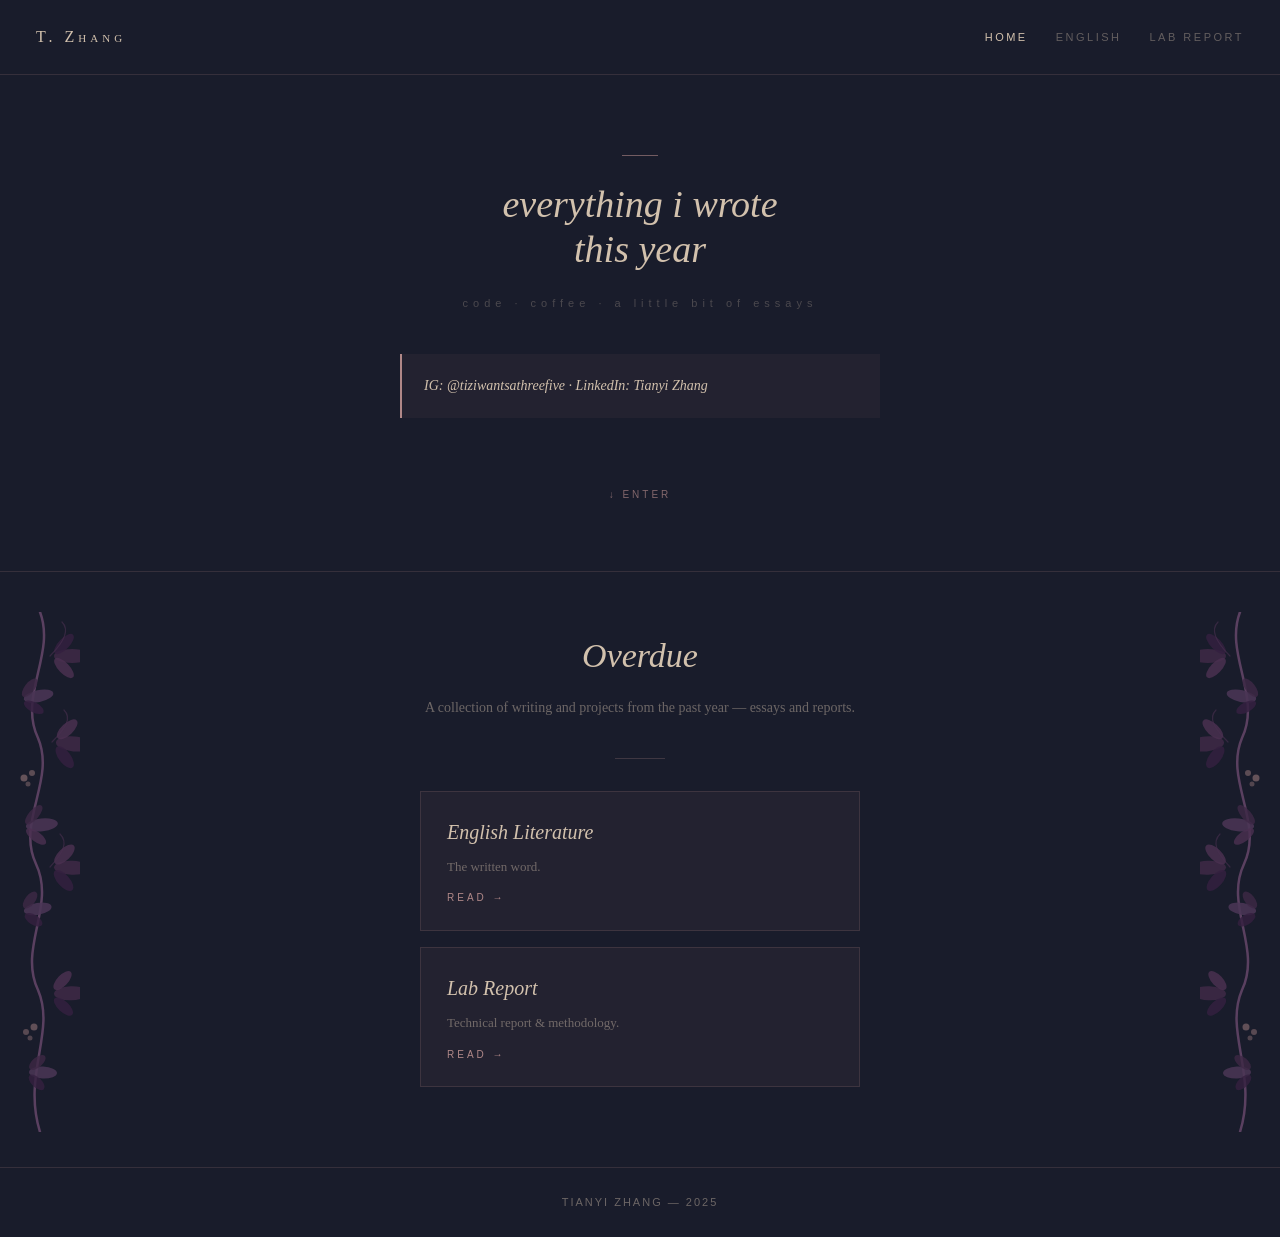
<file: index.html>
<!DOCTYPE html>
<html lang="en">
<head>
  <meta charset="UTF-8">
  <meta name="viewport" content="width=device-width, initial-scale=1.0">
  <link rel="icon" href="download.jpeg" type="image/x-icon">
  <title>Overgrown — T. Zhang</title>
  <link rel="stylesheet" href="style.css">
</head>
<body class="theme-blue">

  <nav>
    <a href="index.html" class="site-name">T. Zhang</a>
    <div class="nav-links">
      <a href="index.html" class="active">Home</a>
      <a href="english.html">English</a>
      <a href="labreport.html">Lab Report</a>
    </div>
  </nav>

<!-- ====== ARTISTIC HERO ====== -->
  <div class="hero">
    <div class="hero-thin-line"></div>
    <h1>everything i wrote<br>this year</h1>
    <p class="hero-tags">code &middot; coffee &middot; a little bit of essays</p>
 
    <div class="hero-quote">
      IG: @tiziwantsathreefive &middot;
      LinkedIn: Tianyi Zhang 
    </div>
 
    <a href="#pieces" class="hero-scroll">&darr; Enter</a>
  </div>

  <div class="vine-layout">

    <!-- Left vine -->
    <div class="vine-column">
      <svg viewBox="0 0 80 520" aria-hidden="true">
        <path d="M40,0 C56,42 18,84 38,126 C56,168 16,210 36,252 C56,294 18,336 38,378 C56,420 22,462 40,520" fill="none" stroke="#5a4060" stroke-width="2.5" stroke-linecap="round"/>
        <g transform="translate(50,44) rotate(90)">
          <ellipse cx="0" cy="-22" rx="7" ry="18" fill="#3d2845" opacity="0.9"/>
          <ellipse cx="-12" cy="-14" rx="5.5" ry="13" fill="#342040" transform="rotate(-46 -12 -14)" opacity="0.85"/>
          <ellipse cx="12" cy="-14" rx="5.5" ry="13" fill="#4a3050" transform="rotate(46 12 -14)" opacity="0.85"/>
        </g>
        <path d="M50,44 C64,30 70,18 62,10" fill="none" stroke="#4a3050" stroke-width="1.2" stroke-linecap="round" opacity="0.6"/>
        <g transform="translate(20,88) rotate(78)">
          <ellipse cx="0" cy="-19" rx="6" ry="15" fill="#4a3555" opacity="0.9"/>
          <ellipse cx="-10" cy="-12" rx="5" ry="11" fill="#3d2845" transform="rotate(-40 -10 -12)" opacity="0.84"/>
          <ellipse cx="10" cy="-12" rx="5" ry="11" fill="#352040" transform="rotate(40 10 -12)" opacity="0.84"/>
        </g>
        <g transform="translate(52,130) rotate(95)">
          <ellipse cx="0" cy="-22" rx="7.5" ry="18" fill="#3d2845" opacity="0.9"/>
          <ellipse cx="-14" cy="-14" rx="6" ry="13" fill="#4a3050" transform="rotate(-48 -14 -14)" opacity="0.85"/>
          <ellipse cx="14" cy="-14" rx="6" ry="13" fill="#342040" transform="rotate(48 14 -14)" opacity="0.85"/>
        </g>
        <path d="M52,130 C66,116 72,106 64,98" fill="none" stroke="#4a3050" stroke-width="1.2" stroke-linecap="round" opacity="0.6"/>
        <circle cx="24" cy="166" r="3.5" fill="rgba(176,136,136,0.5)"/>
        <circle cx="32" cy="161" r="3" fill="rgba(176,136,136,0.45)"/>
        <circle cx="28" cy="172" r="2.5" fill="rgba(176,136,136,0.38)"/>
        <g transform="translate(22,215) rotate(84)">
          <ellipse cx="0" cy="-20" rx="6.5" ry="16" fill="#4a3555" opacity="0.88"/>
          <ellipse cx="-11" cy="-13" rx="5" ry="12" fill="#3d2845" transform="rotate(-43 -11 -13)" opacity="0.82"/>
          <ellipse cx="11" cy="-13" rx="5" ry="12" fill="#4a3050" transform="rotate(43 11 -13)" opacity="0.82"/>
        </g>
        <g transform="translate(50,255) rotate(92)">
          <ellipse cx="0" cy="-22" rx="7" ry="18" fill="#3d2845" opacity="0.9"/>
          <ellipse cx="-13" cy="-14" rx="6" ry="13" fill="#4a3050" transform="rotate(-46 -13 -14)" opacity="0.85"/>
          <ellipse cx="13" cy="-14" rx="6" ry="13" fill="#342040" transform="rotate(46 13 -14)" opacity="0.85"/>
        </g>
        <path d="M50,255 C64,240 68,230 60,222" fill="none" stroke="#4a3050" stroke-width="1.2" stroke-linecap="round" opacity="0.6"/>
        <g transform="translate(20,300) rotate(80)">
          <ellipse cx="0" cy="-18" rx="6" ry="14" fill="#4a3555" opacity="0.88"/>
          <ellipse cx="-10" cy="-12" rx="5" ry="10" fill="#3d2845" transform="rotate(-42 -10 -12)" opacity="0.82"/>
          <ellipse cx="10" cy="-12" rx="5" ry="10" fill="#352040" transform="rotate(42 10 -12)" opacity="0.82"/>
        </g>
        <g transform="translate(50,382) rotate(88)">
          <ellipse cx="0" cy="-21" rx="7" ry="17" fill="#3d2845" opacity="0.9"/>
          <ellipse cx="-13" cy="-13" rx="5.5" ry="12" fill="#4a3050" transform="rotate(-45 -13 -13)" opacity="0.85"/>
          <ellipse cx="13" cy="-13" rx="5.5" ry="12" fill="#342040" transform="rotate(45 13 -13)" opacity="0.85"/>
        </g>
        <circle cx="26" cy="420" r="3" fill="rgba(176,136,136,0.42)"/>
        <circle cx="34" cy="415" r="3.5" fill="rgba(176,136,136,0.48)"/>
        <circle cx="30" cy="426" r="2.5" fill="rgba(176,136,136,0.36)"/>
        <g transform="translate(26,460) rotate(92)">
          <ellipse cx="0" cy="-17" rx="6" ry="14" fill="#4a3555" opacity="0.86"/>
          <ellipse cx="-10" cy="-11" rx="5" ry="10" fill="#3d2845" transform="rotate(-42 -10 -11)" opacity="0.8"/>
          <ellipse cx="10" cy="-11" rx="5" ry="10" fill="#352040" transform="rotate(42 10 -11)" opacity="0.8"/>
        </g>
      </svg>
    </div>


    <!-- Center content -->
    <div class="vine-content">
      <h1>Overdue</h1>
      <p class="subtitle" style="text-align:center;">
        A collection of writing and projects from the past year &mdash;
        essays and reports.
      </p>

      <div class="divider-center"></div>

      

      <div class="pieces" style="max-width:440px; margin:0 auto;">
        <a href="english.html" class="piece-card" style="text-align:left;">
          <span class="card-title">English Literature</span>
          <span class="card-desc">The written word.</span>
          <span class="card-arrow">Read &rarr;</span>
        </a>
        <a href="labreport.html" class="piece-card" style="text-align:left;">
          <span class="card-title">Lab Report</span>
          <span class="card-desc">Technical report & methodology.</span>
          <span class="card-arrow">Read &rarr;</span>
        </a>
      </div>
    </div>

    <!-- Right vine (mirrored) -->
    <div class="vine-column vine-column-right">
      <svg viewBox="0 0 80 520" aria-hidden="true">
        <path d="M40,0 C56,42 18,84 38,126 C56,168 16,210 36,252 C56,294 18,336 38,378 C56,420 22,462 40,520" fill="none" stroke="#5a4060" stroke-width="2.5" stroke-linecap="round"/>
        <g transform="translate(50,44) rotate(90)">
          <ellipse cx="0" cy="-22" rx="7" ry="18" fill="#3d2845" opacity="0.9"/>
          <ellipse cx="-12" cy="-14" rx="5.5" ry="13" fill="#342040" transform="rotate(-46 -12 -14)" opacity="0.85"/>
          <ellipse cx="12" cy="-14" rx="5.5" ry="13" fill="#4a3050" transform="rotate(46 12 -14)" opacity="0.85"/>
        </g>
        <path d="M50,44 C64,30 70,18 62,10" fill="none" stroke="#4a3050" stroke-width="1.2" stroke-linecap="round" opacity="0.6"/>
        <g transform="translate(20,88) rotate(78)">
          <ellipse cx="0" cy="-19" rx="6" ry="15" fill="#4a3555" opacity="0.9"/>
          <ellipse cx="-10" cy="-12" rx="5" ry="11" fill="#3d2845" transform="rotate(-40 -10 -12)" opacity="0.84"/>
          <ellipse cx="10" cy="-12" rx="5" ry="11" fill="#352040" transform="rotate(40 10 -12)" opacity="0.84"/>
        </g>
        <g transform="translate(52,130) rotate(95)">
          <ellipse cx="0" cy="-22" rx="7.5" ry="18" fill="#3d2845" opacity="0.9"/>
          <ellipse cx="-14" cy="-14" rx="6" ry="13" fill="#4a3050" transform="rotate(-48 -14 -14)" opacity="0.85"/>
          <ellipse cx="14" cy="-14" rx="6" ry="13" fill="#342040" transform="rotate(48 14 -14)" opacity="0.85"/>
        </g>
        <path d="M52,130 C66,116 72,106 64,98" fill="none" stroke="#4a3050" stroke-width="1.2" stroke-linecap="round" opacity="0.6"/>
        <circle cx="24" cy="166" r="3.5" fill="rgba(176,136,136,0.5)"/>
        <circle cx="32" cy="161" r="3" fill="rgba(176,136,136,0.45)"/>
        <circle cx="28" cy="172" r="2.5" fill="rgba(176,136,136,0.38)"/>
        <g transform="translate(22,215) rotate(84)">
          <ellipse cx="0" cy="-20" rx="6.5" ry="16" fill="#4a3555" opacity="0.88"/>
          <ellipse cx="-11" cy="-13" rx="5" ry="12" fill="#3d2845" transform="rotate(-43 -11 -13)" opacity="0.82"/>
          <ellipse cx="11" cy="-13" rx="5" ry="12" fill="#4a3050" transform="rotate(43 11 -13)" opacity="0.82"/>
        </g>
        <g transform="translate(50,255) rotate(92)">
          <ellipse cx="0" cy="-22" rx="7" ry="18" fill="#3d2845" opacity="0.9"/>
          <ellipse cx="-13" cy="-14" rx="6" ry="13" fill="#4a3050" transform="rotate(-46 -13 -14)" opacity="0.85"/>
          <ellipse cx="13" cy="-14" rx="6" ry="13" fill="#342040" transform="rotate(46 13 -14)" opacity="0.85"/>
        </g>
        <path d="M50,255 C64,240 68,230 60,222" fill="none" stroke="#4a3050" stroke-width="1.2" stroke-linecap="round" opacity="0.6"/>
        <g transform="translate(20,300) rotate(80)">
          <ellipse cx="0" cy="-18" rx="6" ry="14" fill="#4a3555" opacity="0.88"/>
          <ellipse cx="-10" cy="-12" rx="5" ry="10" fill="#3d2845" transform="rotate(-42 -10 -12)" opacity="0.82"/>
          <ellipse cx="10" cy="-12" rx="5" ry="10" fill="#352040" transform="rotate(42 10 -12)" opacity="0.82"/>
        </g>
        <g transform="translate(50,382) rotate(88)">
          <ellipse cx="0" cy="-21" rx="7" ry="17" fill="#3d2845" opacity="0.9"/>
          <ellipse cx="-13" cy="-13" rx="5.5" ry="12" fill="#4a3050" transform="rotate(-45 -13 -13)" opacity="0.85"/>
          <ellipse cx="13" cy="-13" rx="5.5" ry="12" fill="#342040" transform="rotate(45 13 -13)" opacity="0.85"/>
        </g>
        <circle cx="26" cy="420" r="3" fill="rgba(176,136,136,0.42)"/>
        <circle cx="34" cy="415" r="3.5" fill="rgba(176,136,136,0.48)"/>
        <circle cx="30" cy="426" r="2.5" fill="rgba(176,136,136,0.36)"/>
        <g transform="translate(26,460) rotate(92)">
          <ellipse cx="0" cy="-17" rx="6" ry="14" fill="#4a3555" opacity="0.86"/>
          <ellipse cx="-10" cy="-11" rx="5" ry="10" fill="#3d2845" transform="rotate(-42 -10 -11)" opacity="0.8"/>
          <ellipse cx="10" cy="-11" rx="5" ry="10" fill="#352040" transform="rotate(42 10 -11)" opacity="0.8"/>
        </g>
      </svg>
    </div>

  </div>

  <footer>
    Tianyi Zhang &mdash; 2025
  </footer>

</body>
</html>
</file>
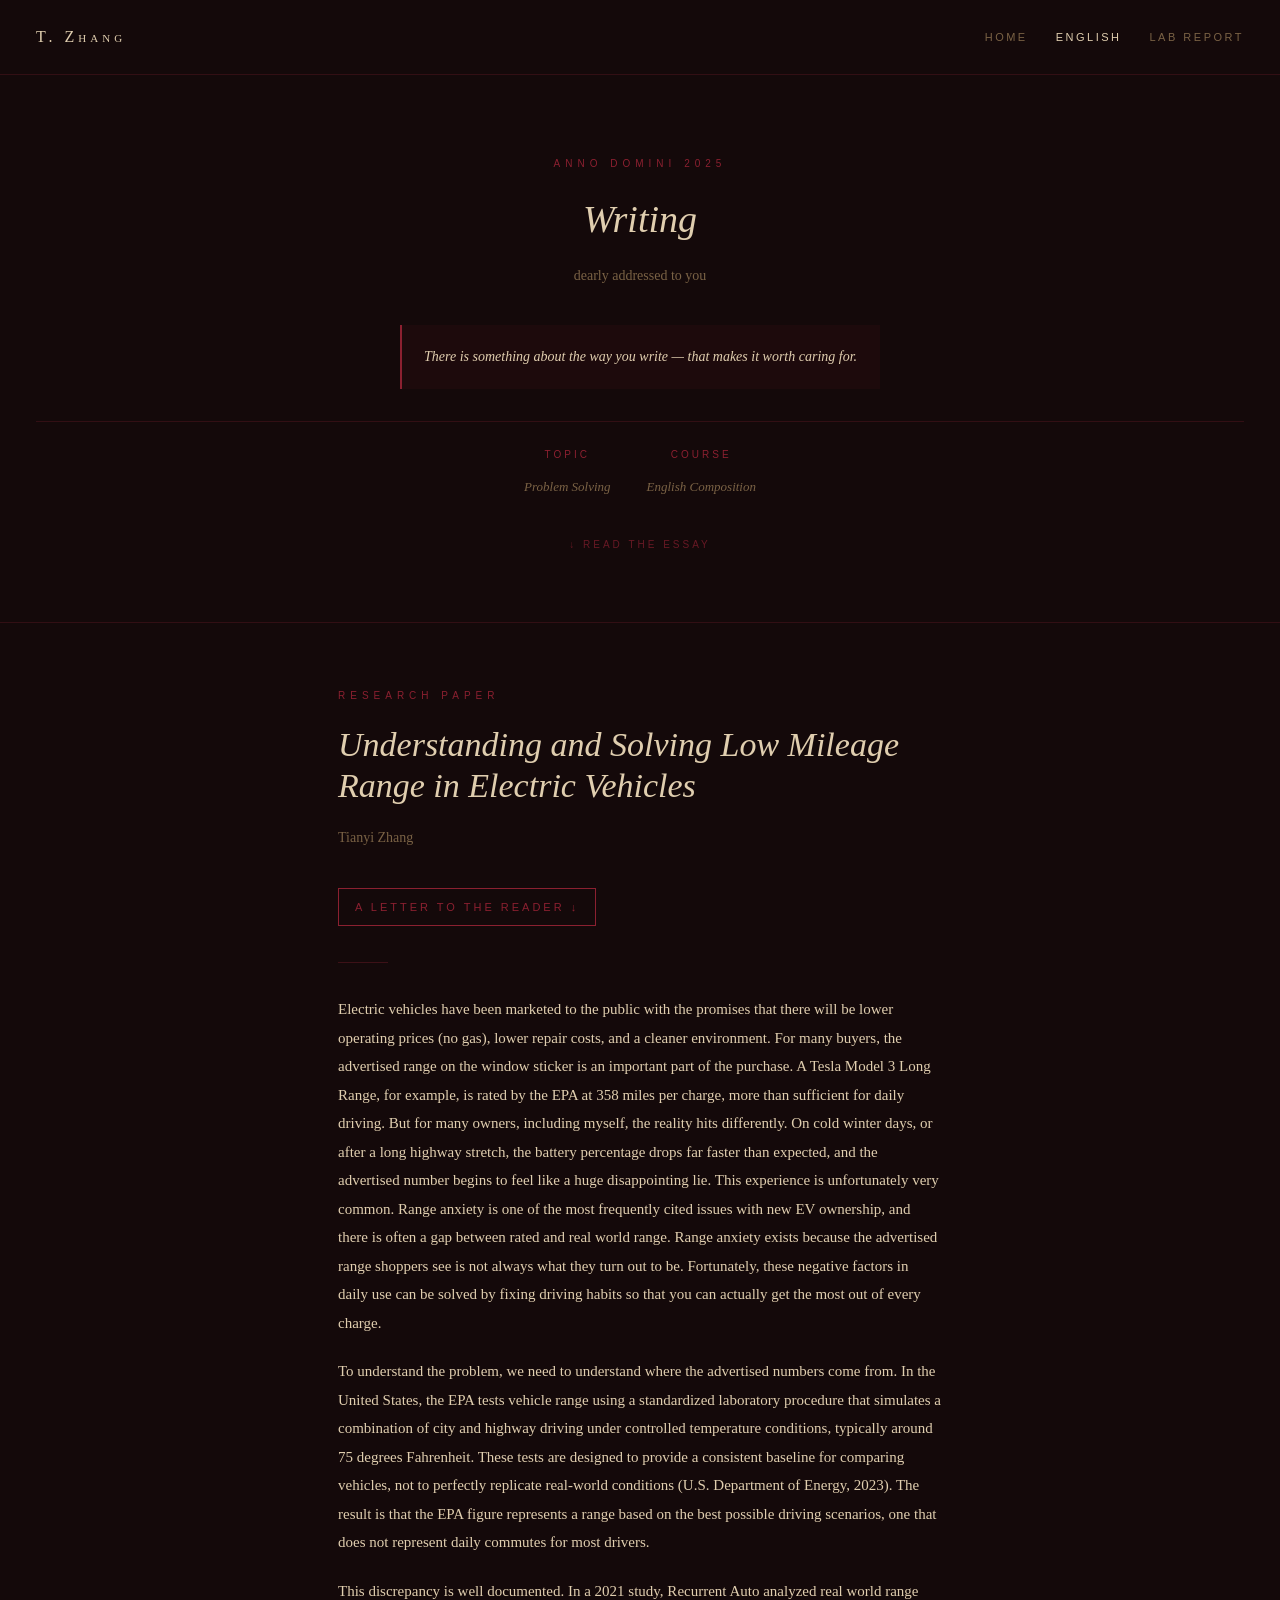
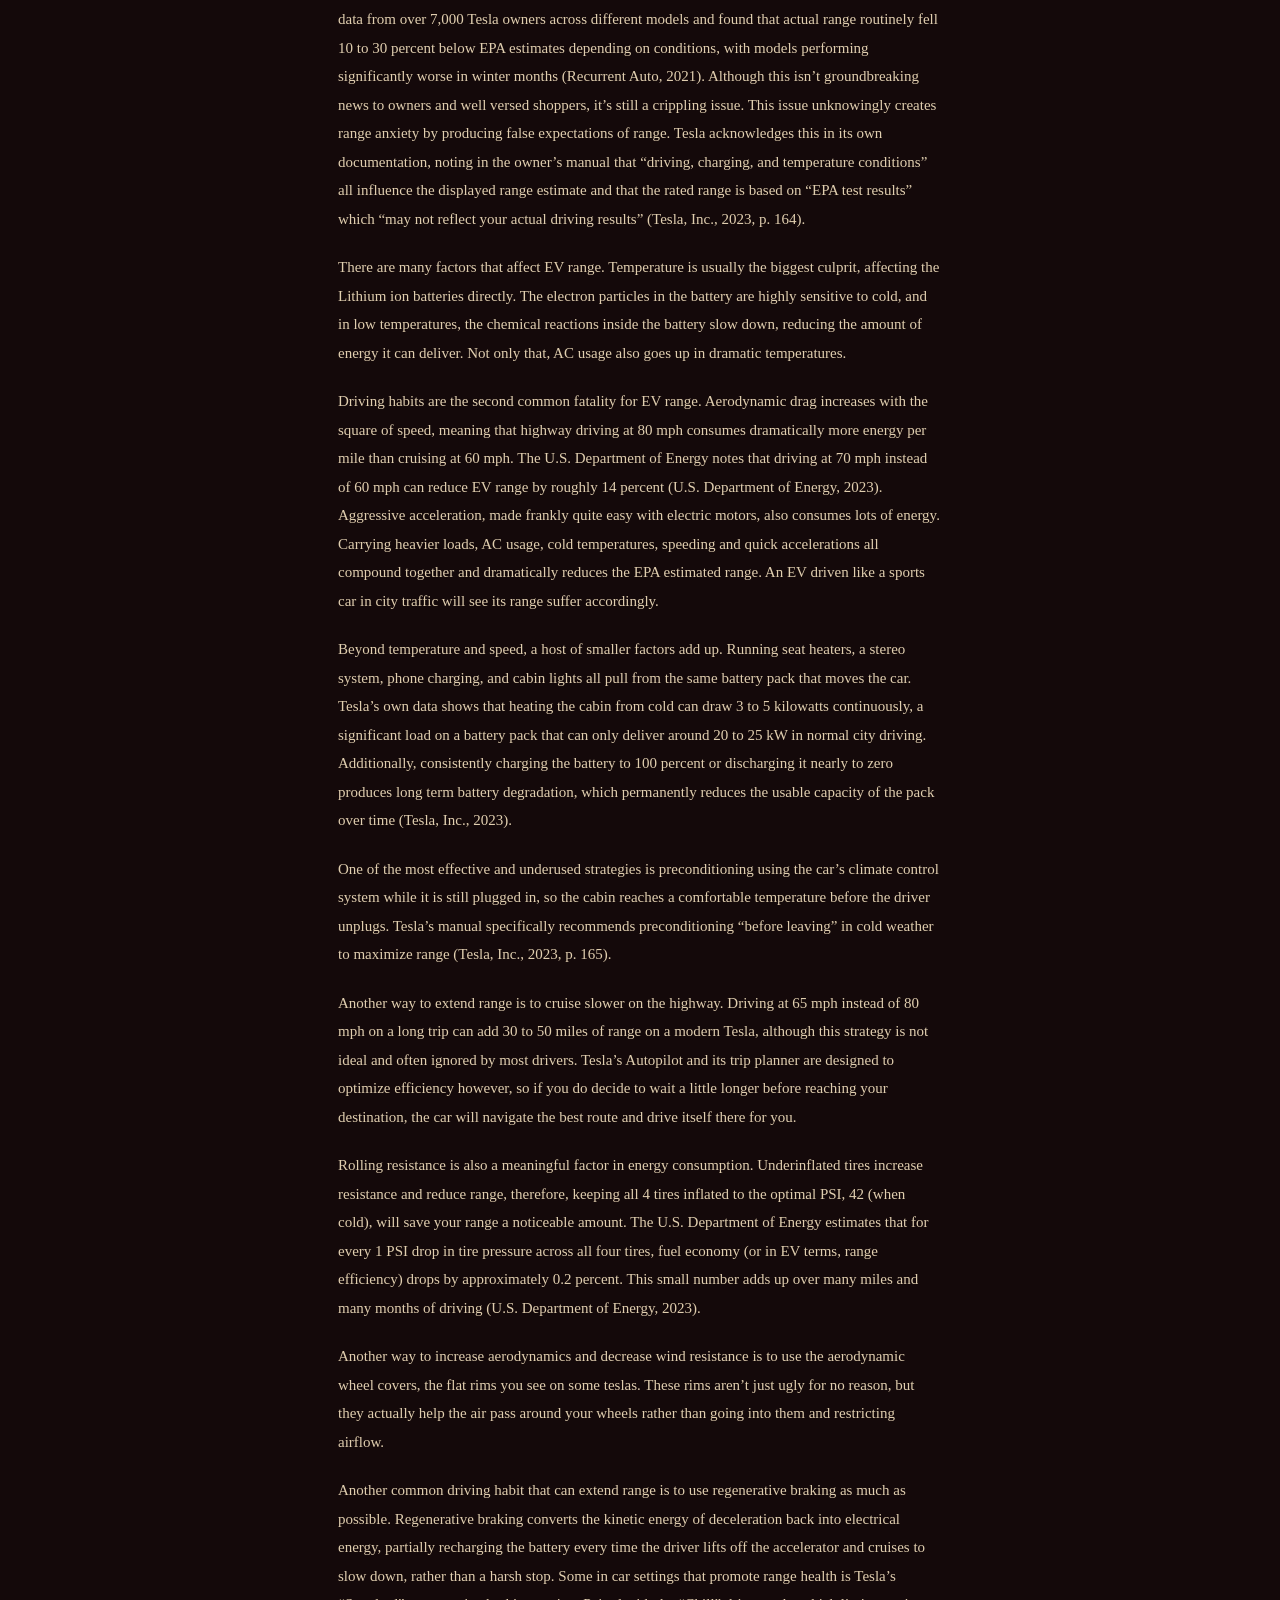
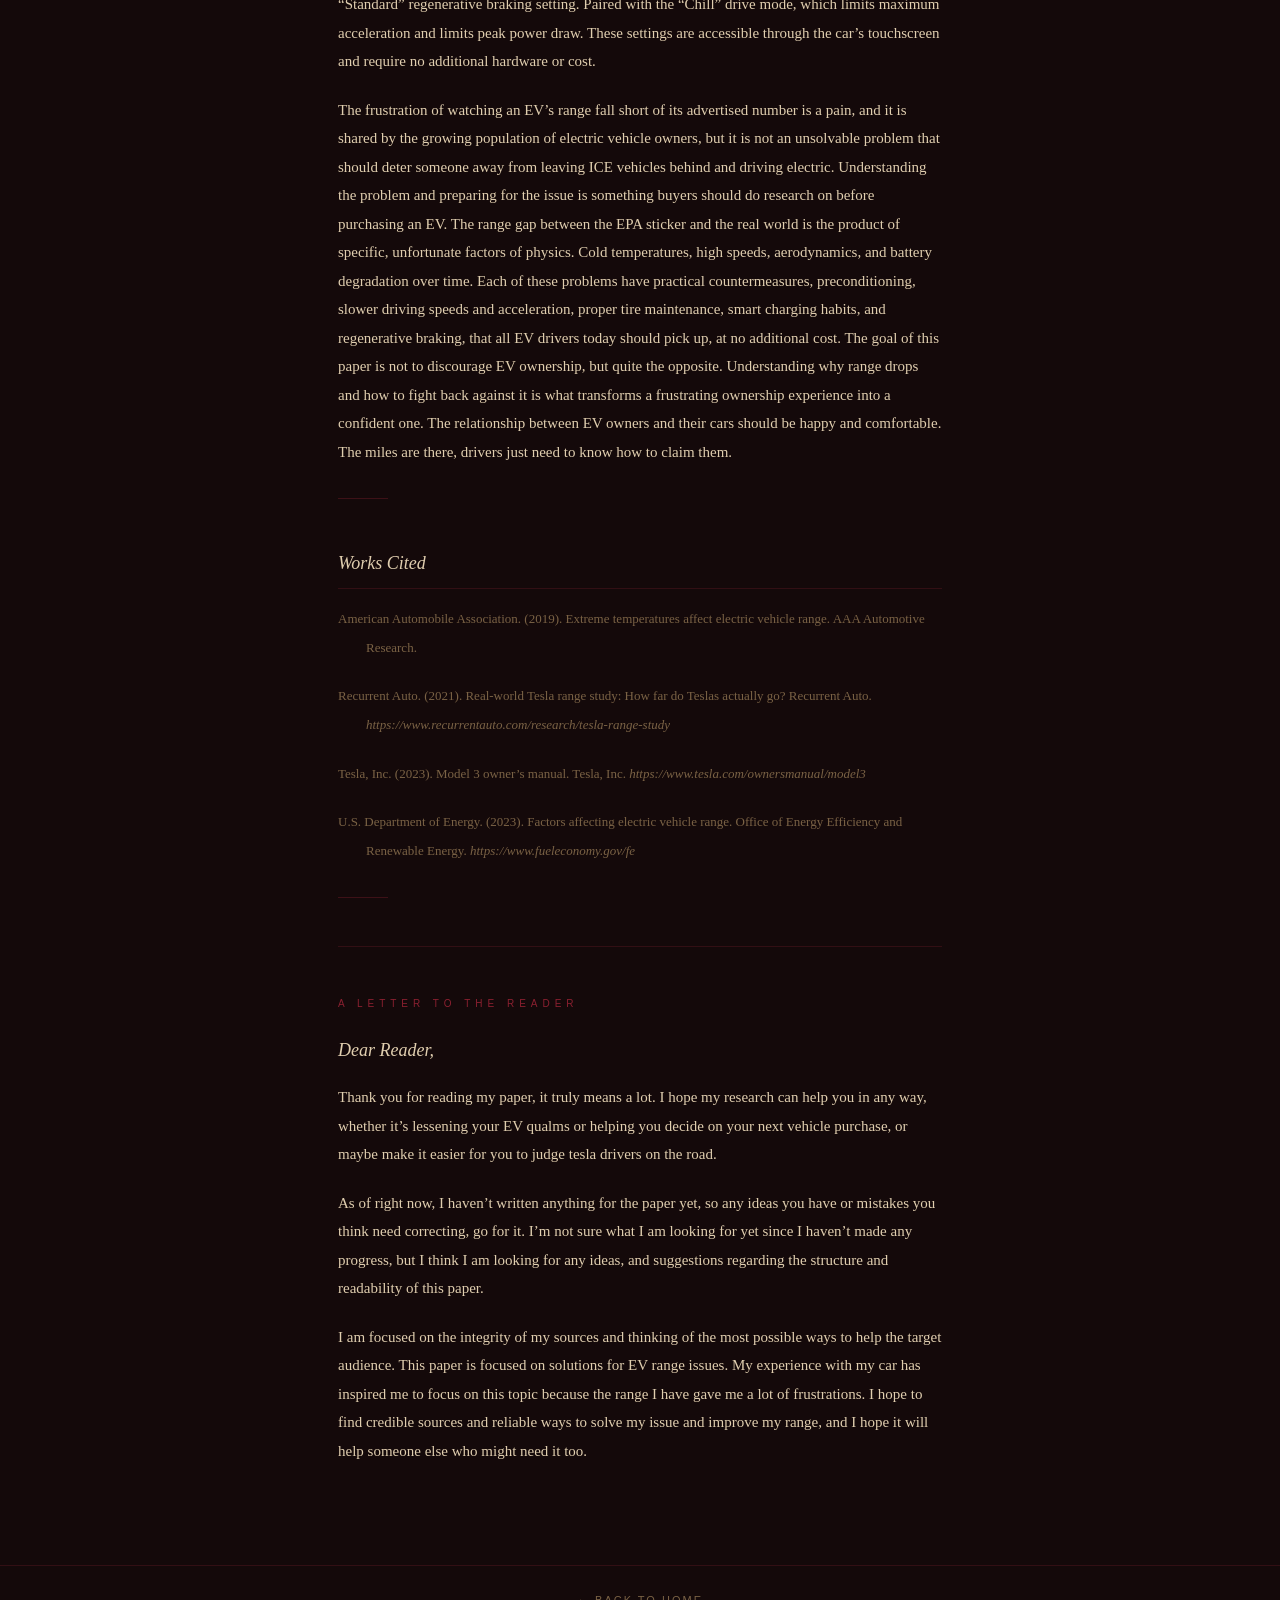
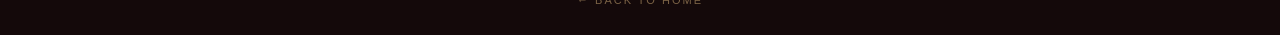
<file: english.html>
<!DOCTYPE html>
<html lang="en">
<head>
  <meta charset="UTF-8">
  <meta name="viewport" content="width=device-width, initial-scale=1.0">
  <link rel="icon" href="download.jpeg" type="image/x-icon">
  <title>English Literature — T. Zhang</title>
  <link rel="stylesheet" href="style.css">
</head>

<body class="theme-red">

  <nav>
    <a href="index.html" class="site-name">T. Zhang</a>
    <div class="nav-links">
      <a href="index.html">Home</a>
      <a href="english.html" class="active">English</a>
      <a href="labreport.html">Lab Report</a>
    </div>
  </nav>

  <!-- ====== ARTISTIC HERO ====== -->
  <div class="hero">
    <span class="section-label">Anno Domini 2025</span>
    <h1>Writing<br></h1>
    <p class="subtitle">
      dearly addressed to you
    </p>

    <div class="hero-quote">
      There is something about the way you write &mdash;
      that makes it worth caring for.
    </div>

    <div class="hero-stats">
      <div>
        <span class="stat-label">Topic</span>
        <span class="stat-value">Problem Solving</span>
      </div>
      <div>
        <span class="stat-label">Course</span>
        <span class="stat-value">English Composition</span>
      </div>
    </div>

    <a href="#essay" class="hero-scroll">&darr; Read the essay</a>
  </div>

  <!-- ====== CONTENT ====== -->
  <div class="content" id="essay">

    <span class="section-label">Research Paper</span>
    <h1>Understanding and Solving Low Mileage Range in Electric Vehicles</h1>
    <p class="subtitle">Tianyi Zhang</p>

    <div style="margin-bottom: 36px;">
      <a href="#letter" style="color: var(--accent); font-size: 11px; letter-spacing: 3px; text-transform: uppercase; text-decoration: none; font-family: -apple-system, 'Segoe UI', Helvetica, sans-serif; border: 1px solid var(--accent); padding: 8px 16px; display: inline-block; transition: background 0.3s, color 0.3s;">A Letter to the Reader &darr;</a>
    </div>

    <div class="divider"></div>

    <p>
      Electric vehicles have been marketed to the public with the promises that there will be
      lower operating prices (no gas), lower repair costs, and a cleaner environment. For many buyers,
      the advertised range on the window sticker is an important part of the purchase. A Tesla Model 3
      Long Range, for example, is rated by the EPA at 358 miles per charge, more than sufficient for
      daily driving. But for many owners, including myself, the reality hits differently. On cold winter
      days, or after a long highway stretch, the battery percentage drops far faster than expected, and
      the advertised number begins to feel like a huge disappointing lie. This experience is
      unfortunately very common. Range anxiety is one of the most frequently cited issues with new
      EV ownership, and there is often a gap between rated and real world range. Range anxiety exists
      because the advertised range shoppers see is not always what they turn out to be. Fortunately,
      these negative factors in daily use can be solved by fixing driving habits so that you can actually
      get the most out of every charge.
    </p>

    <p>
      To understand the problem, we need to understand where the advertised numbers come
      from. In the United States, the EPA tests vehicle range using a standardized laboratory procedure
      that simulates a combination of city and highway driving under controlled temperature
      conditions, typically around 75 degrees Fahrenheit. These tests are designed to provide a
      consistent baseline for comparing vehicles, not to perfectly replicate real-world conditions (U.S.
      Department of Energy, 2023). The result is that the EPA figure represents a range based on the
      best possible driving scenarios, one that does not represent daily commutes for most drivers.
    </p>

    <p>
      This discrepancy is well documented. In a 2021 study, Recurrent Auto analyzed real
      world range data from over 7,000 Tesla owners across different models and found that actual
      range routinely fell 10 to 30 percent below EPA estimates depending on conditions, with models
      performing significantly worse in winter months (Recurrent Auto, 2021). Although this isn&rsquo;t
      groundbreaking news to owners and well versed shoppers, it&rsquo;s still a crippling issue. This issue
      unknowingly creates range anxiety by producing false expectations of range. Tesla acknowledges
      this in its own documentation, noting in the owner&rsquo;s manual that &ldquo;driving, charging, and
      temperature conditions&rdquo; all influence the displayed range estimate and that the rated range is
      based on &ldquo;EPA test results&rdquo; which &ldquo;may not reflect your actual driving results&rdquo; (Tesla, Inc., 2023,
      p. 164).
    </p>

    <p>
      There are many factors that affect EV range. Temperature is usually the biggest culprit,
      affecting the Lithium ion batteries directly. The electron particles in the battery are highly
      sensitive to cold, and in low temperatures, the chemical reactions inside the battery slow down,
      reducing the amount of energy it can deliver. Not only that, AC usage also goes up in dramatic
      temperatures.
    </p>

    <p>
      Driving habits are the second common fatality for EV range. Aerodynamic drag increases
      with the square of speed, meaning that highway driving at 80 mph consumes dramatically more
      energy per mile than cruising at 60 mph. The U.S. Department of Energy notes that driving at 70
      mph instead of 60 mph can reduce EV range by roughly 14 percent (U.S. Department of Energy,
      2023). Aggressive acceleration, made frankly quite easy with electric motors, also consumes lots
      of energy. Carrying heavier loads, AC usage, cold temperatures, speeding and quick
      accelerations all compound together and dramatically reduces the EPA estimated range. An EV
      driven like a sports car in city traffic will see its range suffer accordingly.
    </p>

    <p>
      Beyond temperature and speed, a host of smaller factors add up. Running seat heaters, a
      stereo system, phone charging, and cabin lights all pull from the same battery pack that moves
      the car. Tesla&rsquo;s own data shows that heating the cabin from cold can draw 3 to 5 kilowatts
      continuously, a significant load on a battery pack that can only deliver around 20 to 25 kW in
      normal city driving. Additionally, consistently charging the battery to 100 percent or discharging
      it nearly to zero produces long term battery degradation, which permanently reduces the usable
      capacity of the pack over time (Tesla, Inc., 2023).
    </p>

    <p>
      One of the most effective and underused strategies is preconditioning using the car&rsquo;s
      climate control system while it is still plugged in, so the cabin reaches a comfortable temperature
      before the driver unplugs. Tesla&rsquo;s manual specifically recommends preconditioning &ldquo;before
      leaving&rdquo; in cold weather to maximize range (Tesla, Inc., 2023, p. 165).
    </p>

    <p>
      Another way to extend range is to cruise slower on the highway. Driving at 65 mph
      instead of 80 mph on a long trip can add 30 to 50 miles of range on a modern Tesla, although this
      strategy is not ideal and often ignored by most drivers. Tesla&rsquo;s Autopilot and its trip planner are
      designed to optimize efficiency however, so if you do decide to wait a little longer before
      reaching your destination, the car will navigate the best route and drive itself there for you.
    </p>

    <p>
      Rolling resistance is also a meaningful factor in energy consumption. Underinflated tires
      increase resistance and reduce range, therefore, keeping all 4 tires inflated to the optimal PSI, 42
      (when cold), will save your range a noticeable amount. The U.S. Department of Energy estimates
      that for every 1 PSI drop in tire pressure across all four tires, fuel economy (or in EV terms,
      range efficiency) drops by approximately 0.2 percent. This small number adds up over many
      miles and many months of driving (U.S. Department of Energy, 2023).
    </p>

    <p>
      Another way to increase aerodynamics and decrease wind resistance is to use the
      aerodynamic wheel covers, the flat rims you see on some teslas. These rims aren&rsquo;t just ugly for
      no reason, but they actually help the air pass around your wheels rather than going into them and
      restricting airflow.
    </p>

    <p>
      Another common driving habit that can extend range is to use regenerative braking as
      much as possible. Regenerative braking converts the kinetic energy of deceleration back into
      electrical energy, partially recharging the battery every time the driver lifts off the accelerator and
      cruises to slow down, rather than a harsh stop. Some in car settings that promote range health is
      Tesla&rsquo;s &ldquo;Standard&rdquo; regenerative braking setting. Paired with the &ldquo;Chill&rdquo; drive mode, which limits
      maximum acceleration and limits peak power draw. These settings are accessible through the
      car&rsquo;s touchscreen and require no additional hardware or cost.
    </p>

    <p>
      The frustration of watching an EV&rsquo;s range fall short of its advertised number is a pain,
      and it is shared by the growing population of electric vehicle owners, but it is not an unsolvable
      problem that should deter someone away from leaving ICE vehicles behind and driving electric.
      Understanding the problem and preparing for the issue is something buyers should do research
      on before purchasing an EV. The range gap between the EPA sticker and the real world is the
      product of specific, unfortunate factors of physics. Cold temperatures, high speeds,
      aerodynamics, and battery degradation over time. Each of these problems have practical
      countermeasures, preconditioning, slower driving speeds and acceleration, proper tire
      maintenance, smart charging habits, and regenerative braking, that all EV drivers today should
      pick up, at no additional cost. The goal of this paper is not to discourage EV ownership, but quite
      the opposite. Understanding why range drops and how to fight back against it is what transforms
      a frustrating ownership experience into a confident one. The relationship between EV owners
      and their cars should be happy and comfortable. The miles are there, drivers just need to know
      how to claim them.
    </p>

    <div class="divider"></div>

    <h2>Works Cited</h2>

    <p style="font-size: 13px; line-height: 2.2; color: var(--text-muted); padding-left: 28px; text-indent: -28px;">
      American Automobile Association. (2019). Extreme temperatures affect electric vehicle range. AAA Automotive Research.
    </p>
    <p style="font-size: 13px; line-height: 2.2; color: var(--text-muted); padding-left: 28px; text-indent: -28px;">
      Recurrent Auto. (2021). Real-world Tesla range study: How far do Teslas actually go? Recurrent Auto. <em>https://www.recurrentauto.com/research/tesla-range-study</em>
    </p>
    <p style="font-size: 13px; line-height: 2.2; color: var(--text-muted); padding-left: 28px; text-indent: -28px;">
      Tesla, Inc. (2023). Model 3 owner&rsquo;s manual. Tesla, Inc. <em>https://www.tesla.com/ownersmanual/model3</em>
    </p>
    <p style="font-size: 13px; line-height: 2.2; color: var(--text-muted); padding-left: 28px; text-indent: -28px;">
      U.S. Department of Energy. (2023). Factors affecting electric vehicle range. Office of Energy Efficiency and Renewable Energy. <em>https://www.fueleconomy.gov/fe</em>
    </p>

    <div class="divider"></div>

    <!-- Letter to Reader -->
    <div id="letter" style="margin-top: 48px; padding-top: 48px; border-top: 1px solid var(--border);">
      <span class="section-label">A Letter to the Reader</span>
      <h2 style="border: none; padding: 0; margin-top: 16px;">Dear Reader,</h2>

      <p>
        Thank you for reading my paper, it truly means a lot. I hope my research can help you in
        any way, whether it&rsquo;s lessening your EV qualms or helping you decide on your next vehicle
        purchase, or maybe make it easier for you to judge tesla drivers on the road.
      </p>
      <p>
        As of right now, I haven&rsquo;t written anything for the paper yet, so any ideas you have or
        mistakes you think need correcting, go for it. I&rsquo;m not sure what I am looking for yet since I
        haven&rsquo;t made any progress, but I think I am looking for any ideas, and suggestions regarding
        the structure and readability of this paper.
      </p>
      <p>
        I am focused on the integrity of my sources and thinking of the most possible ways to
        help the target audience. This paper is focused on solutions for EV range issues. My experience
        with my car has inspired me to focus on this topic because the range I have gave me a lot of
        frustrations. I hope to find credible sources and reliable ways to solve my issue and improve my
        range, and I hope it will help someone else who might need it too.
      </p>
    </div>

  </div>

  <footer>
    <a href="index.html" style="color: var(--text-muted); text-decoration: none;">&larr; Back to Home</a>
  </footer>

</body>
</html>
</file>
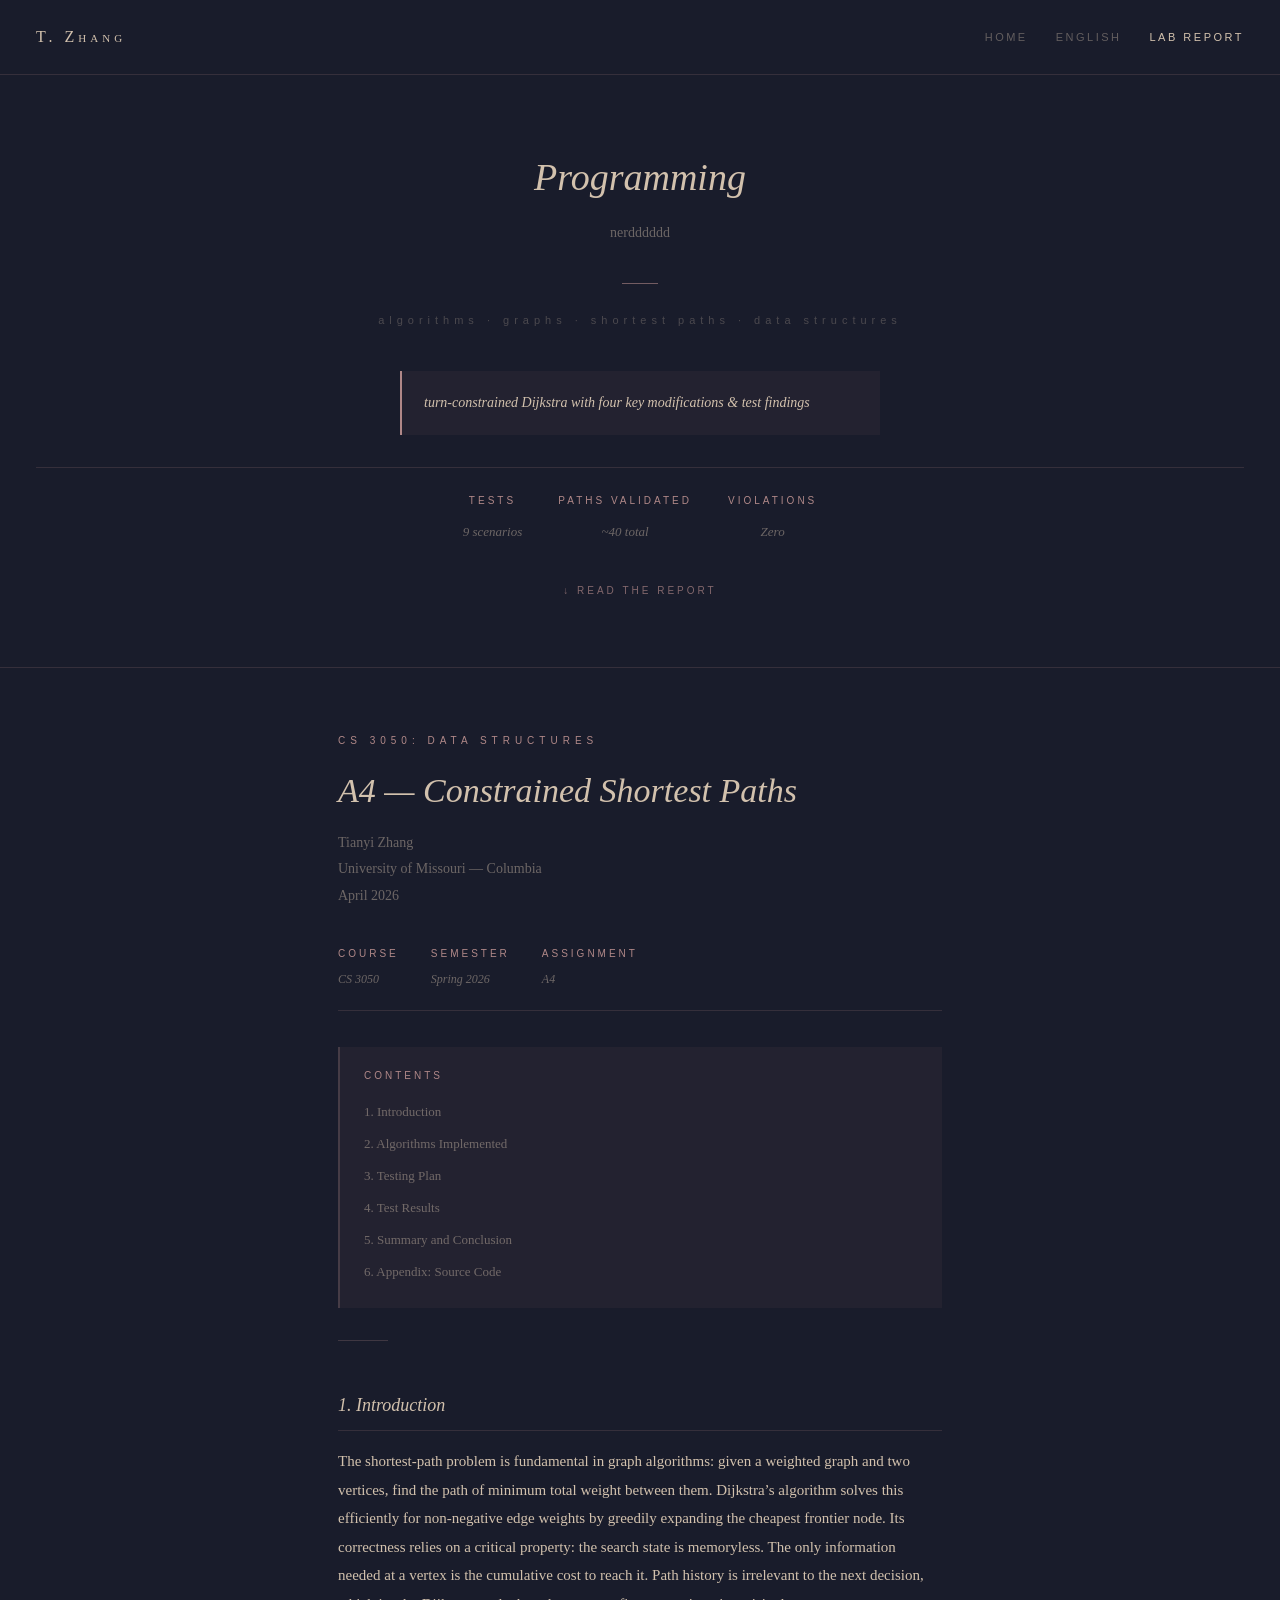
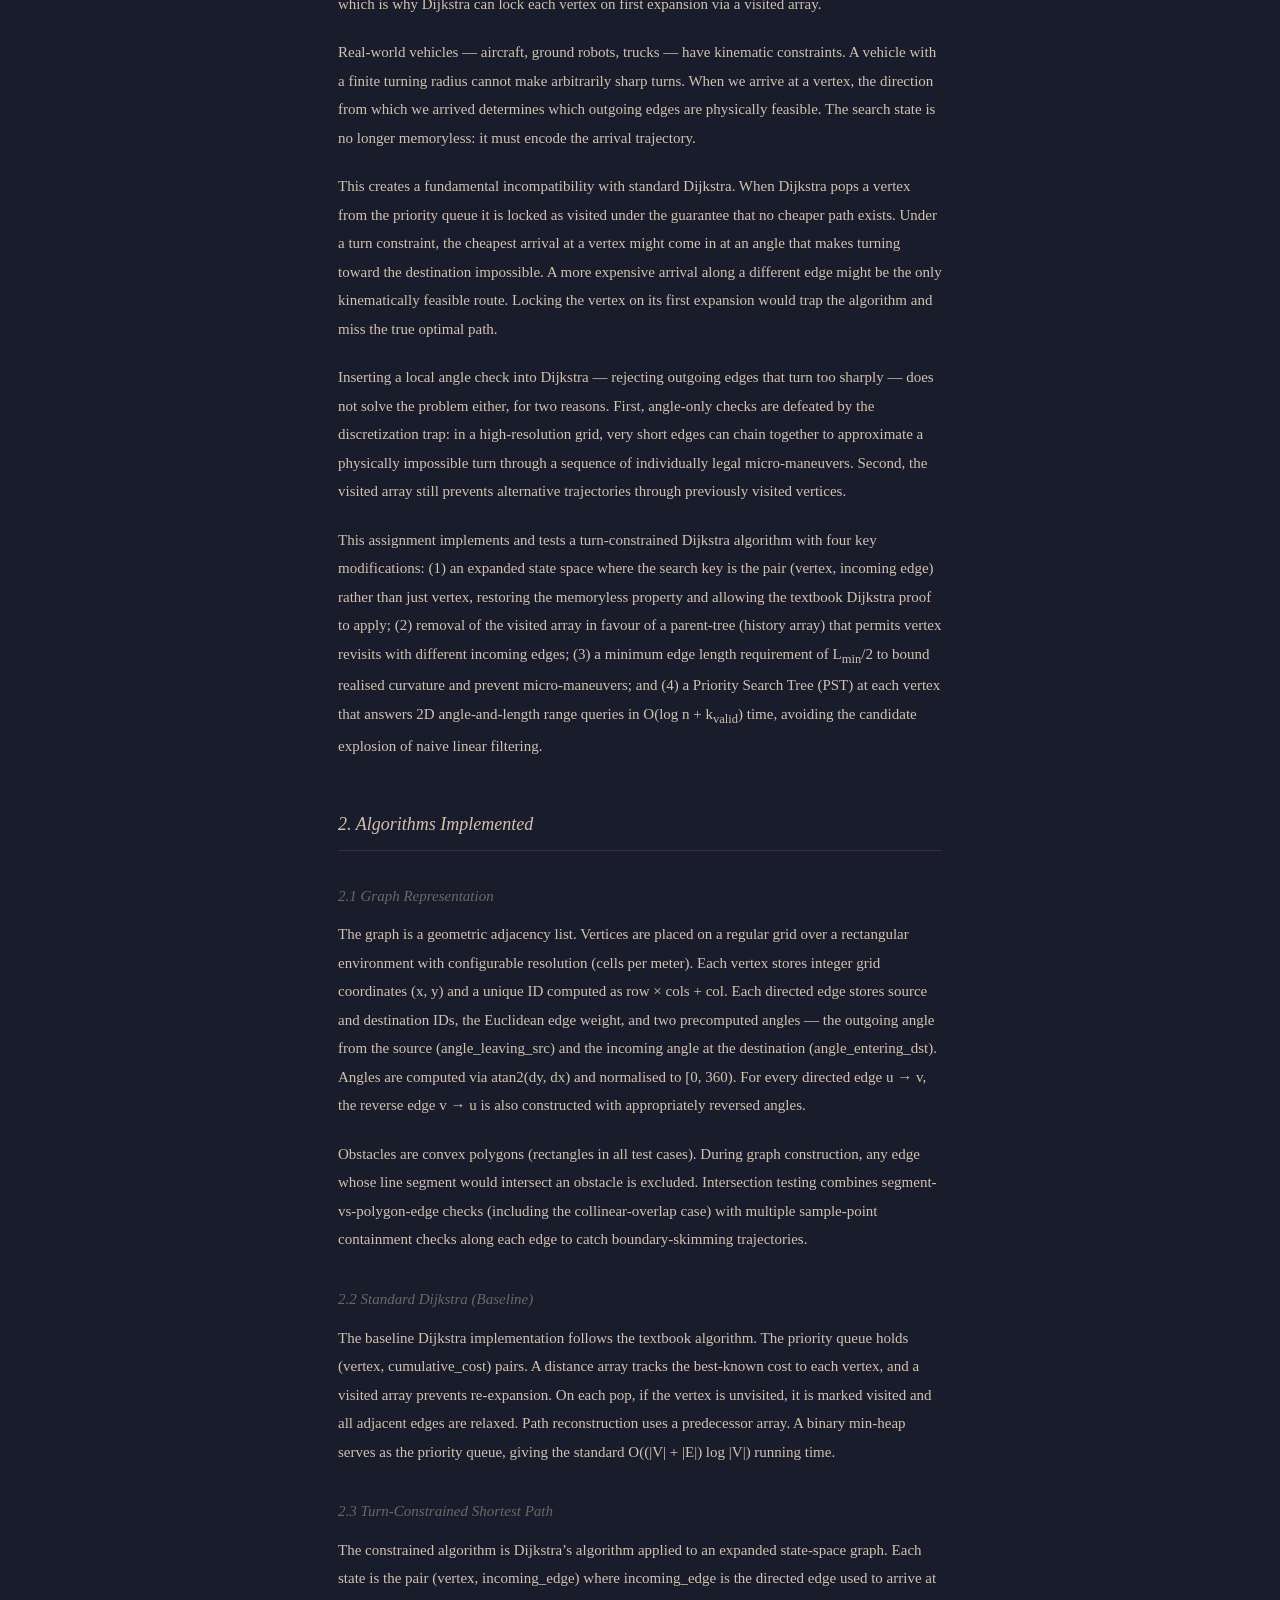
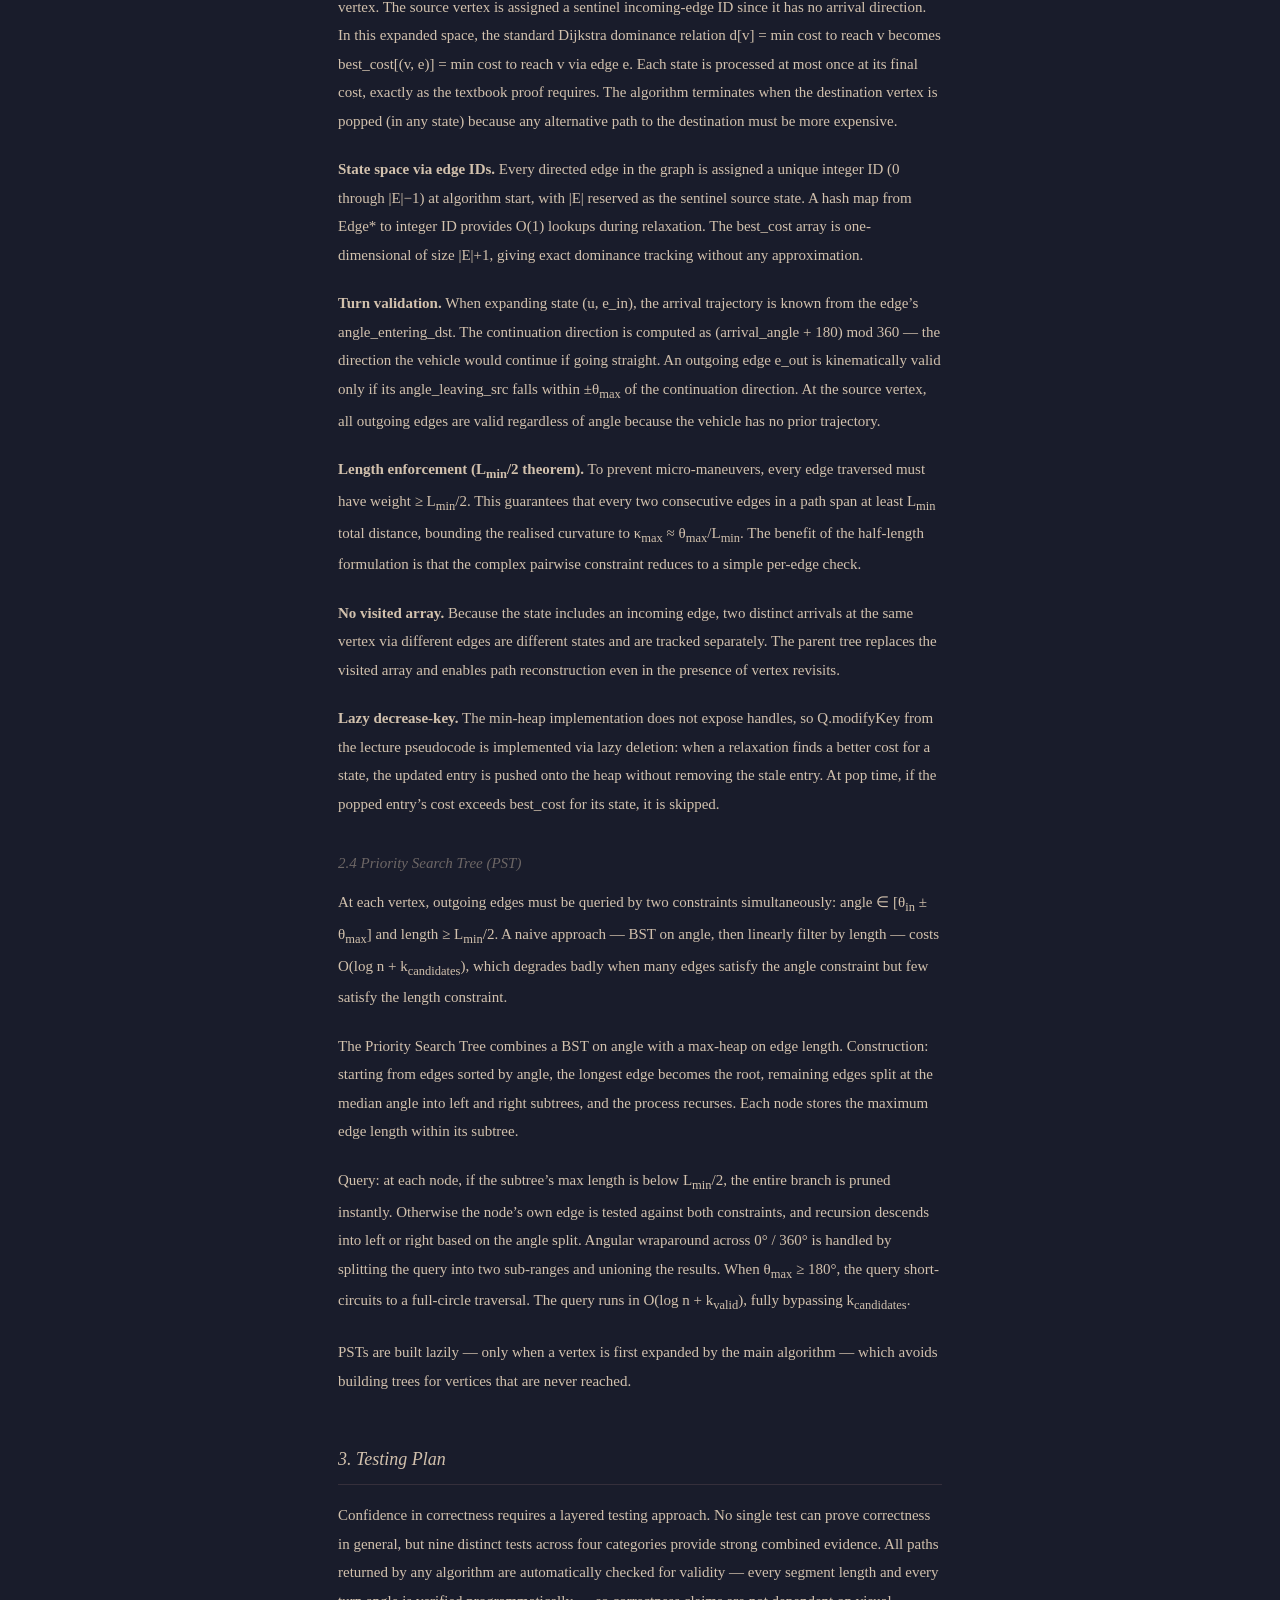
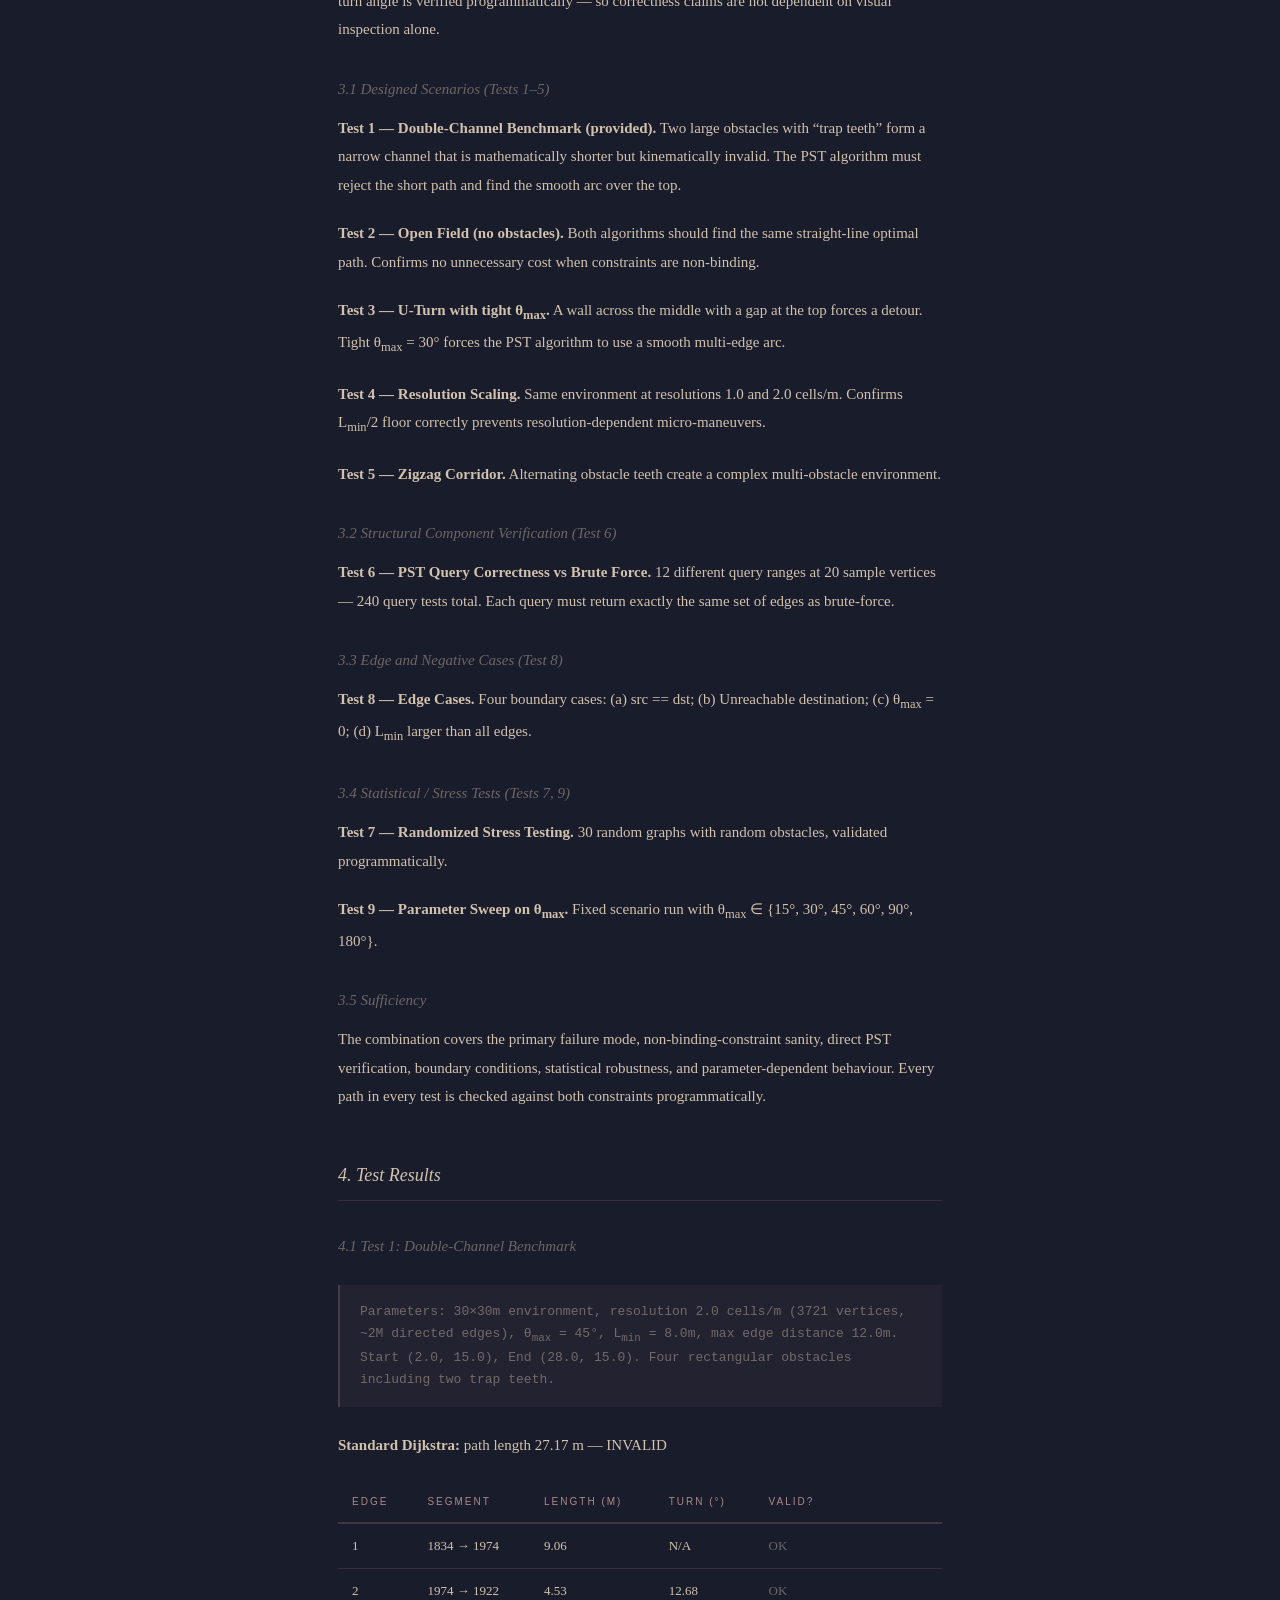
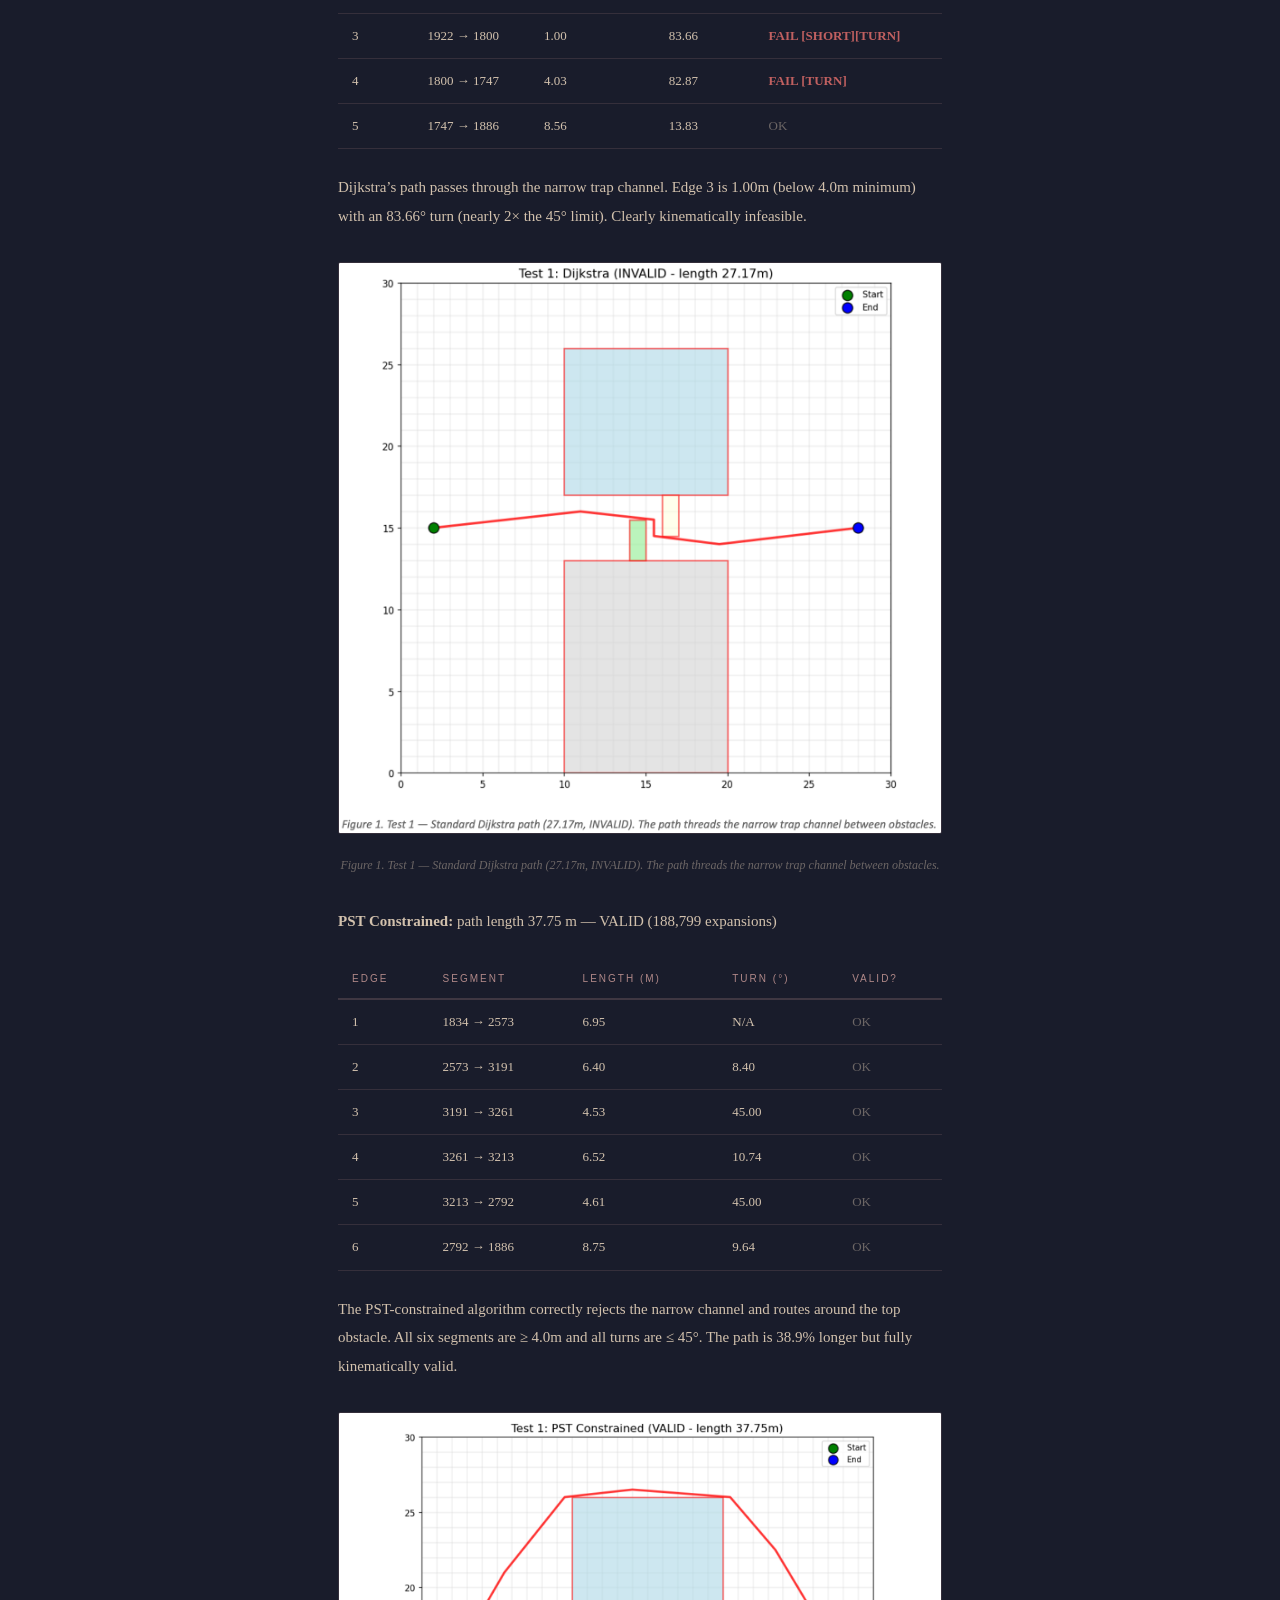
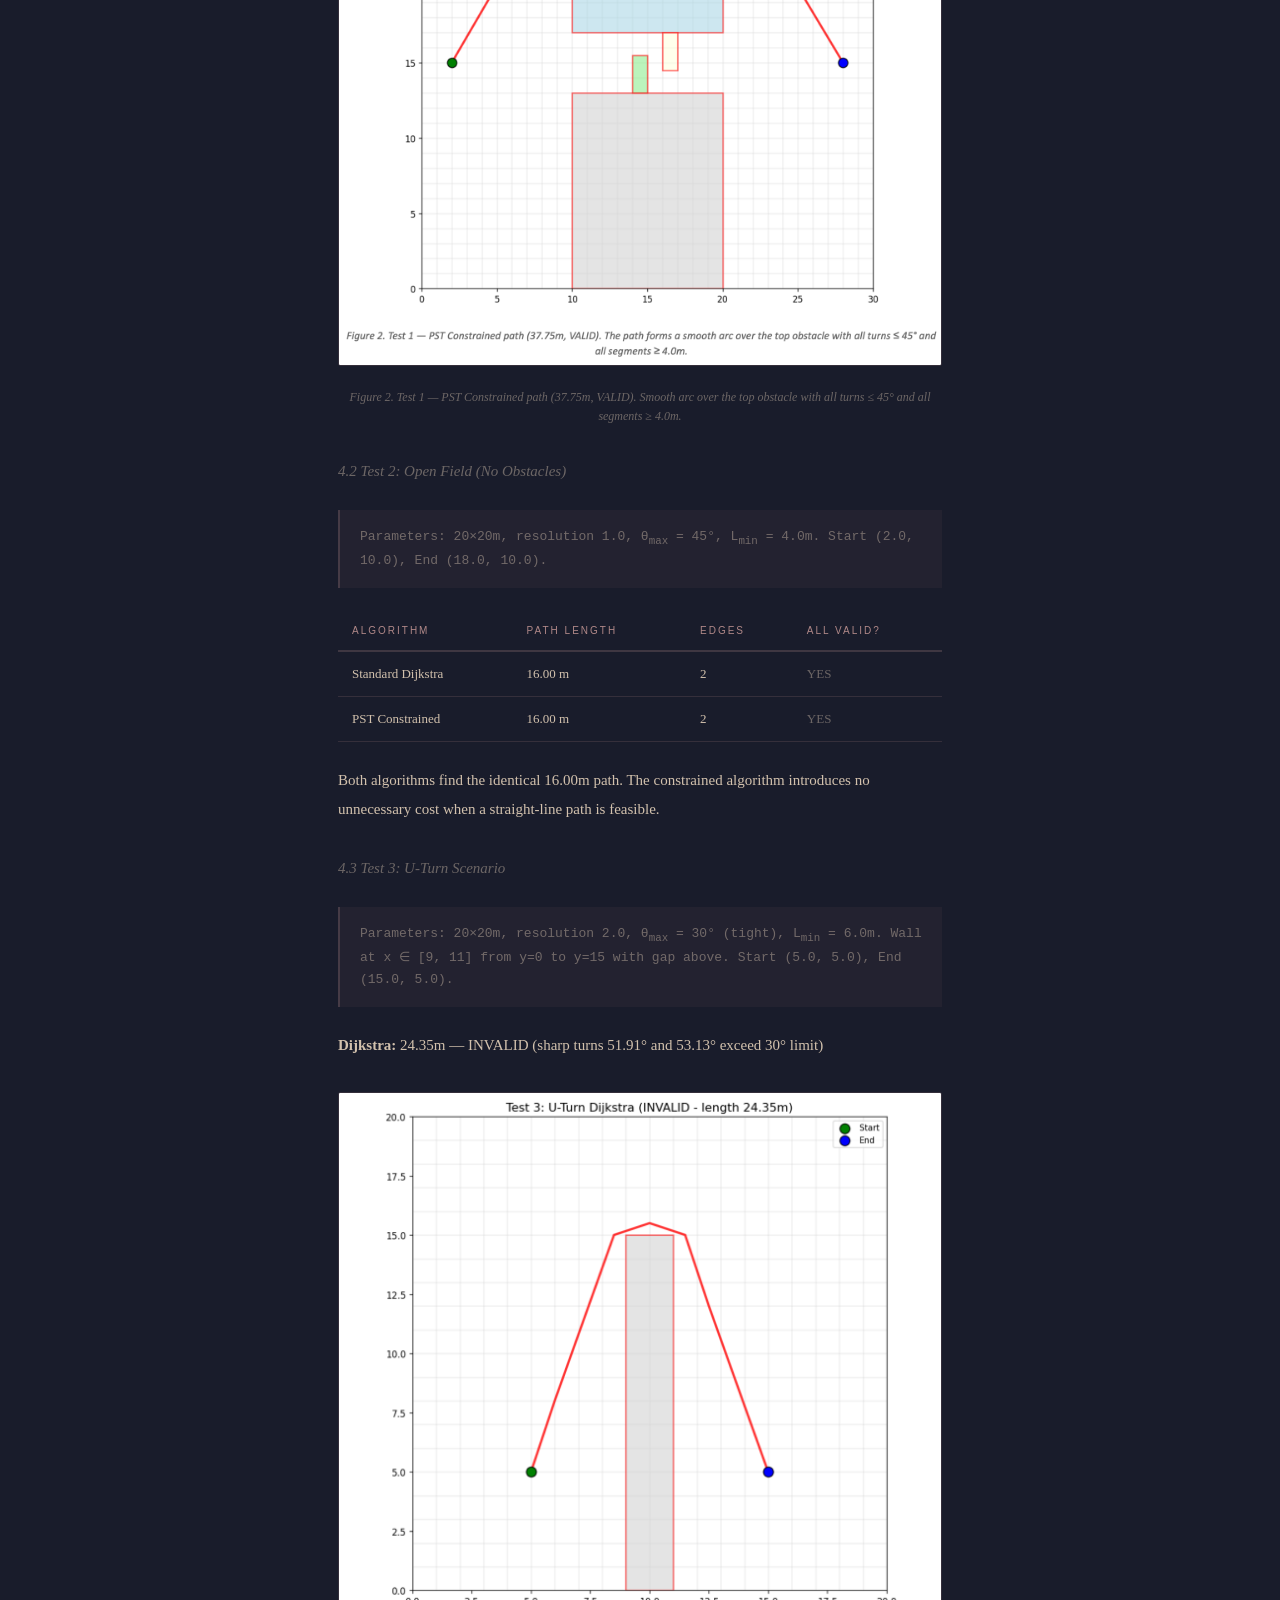
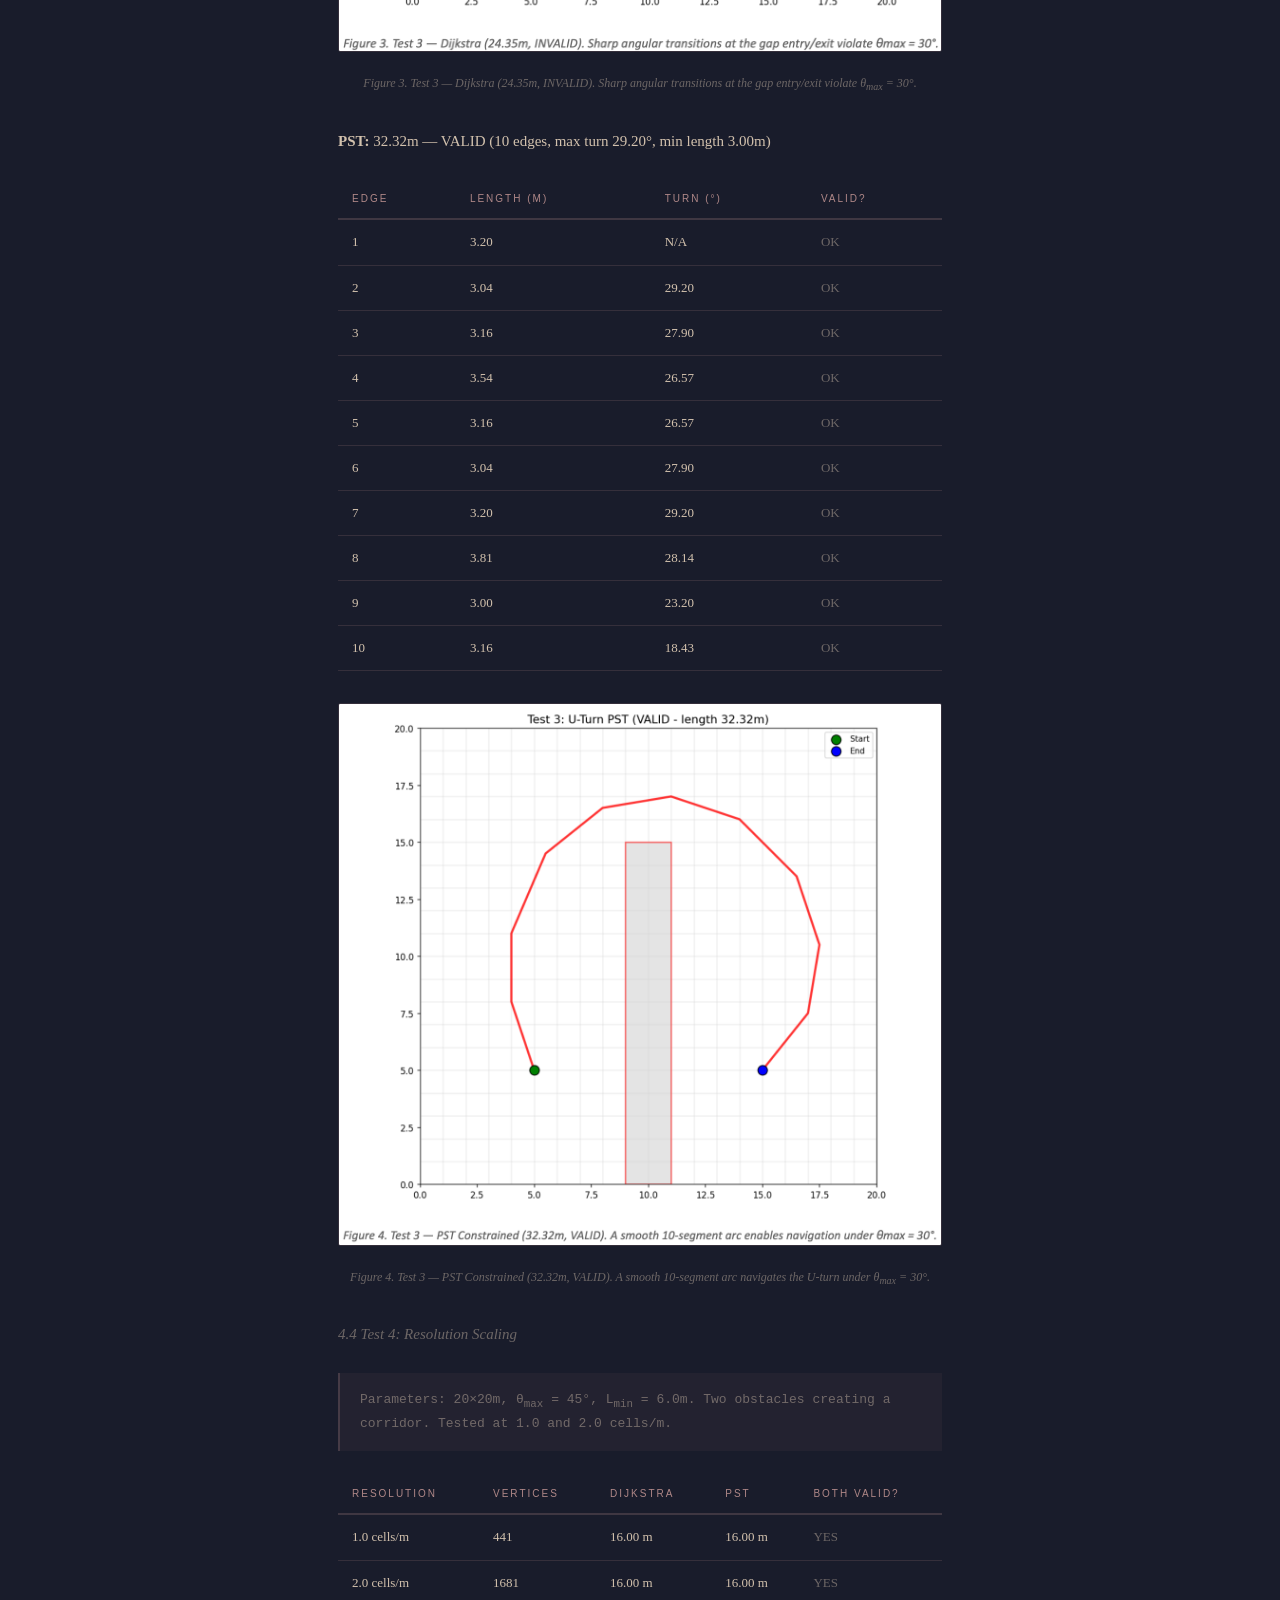
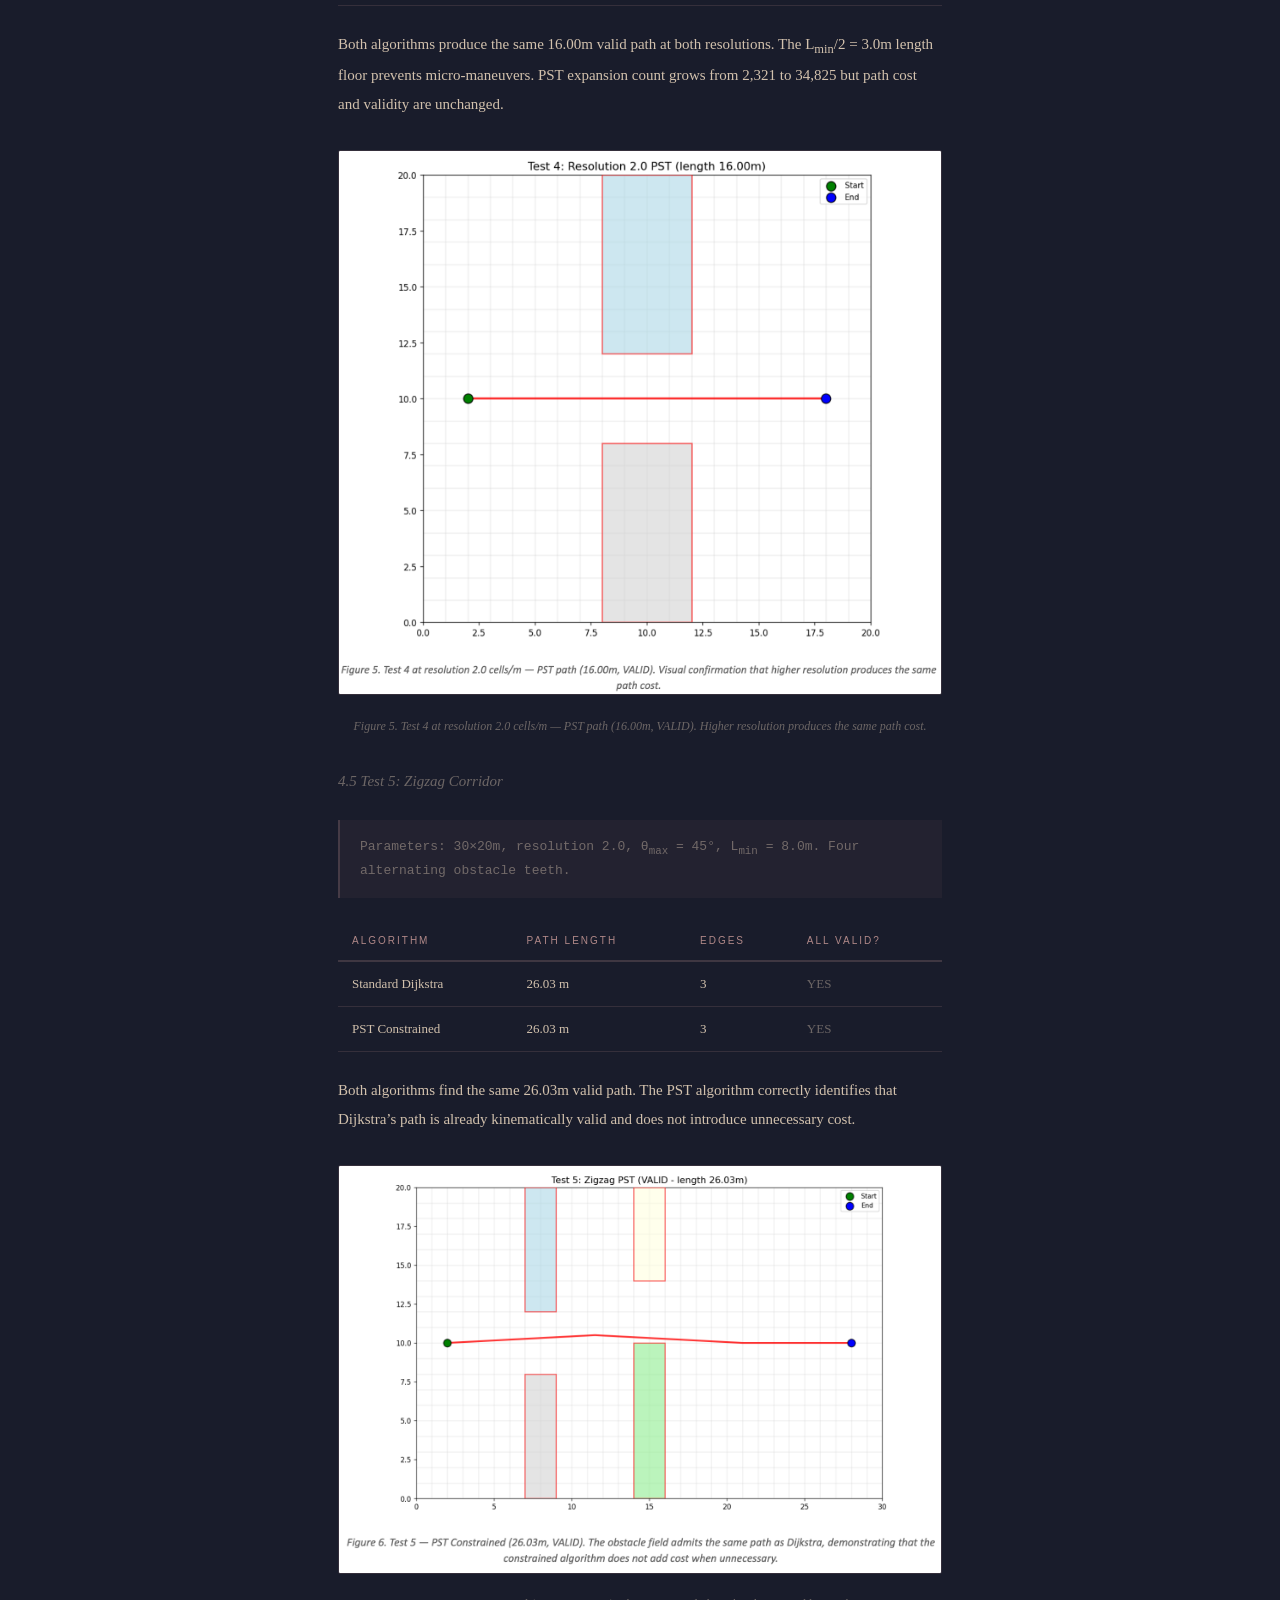
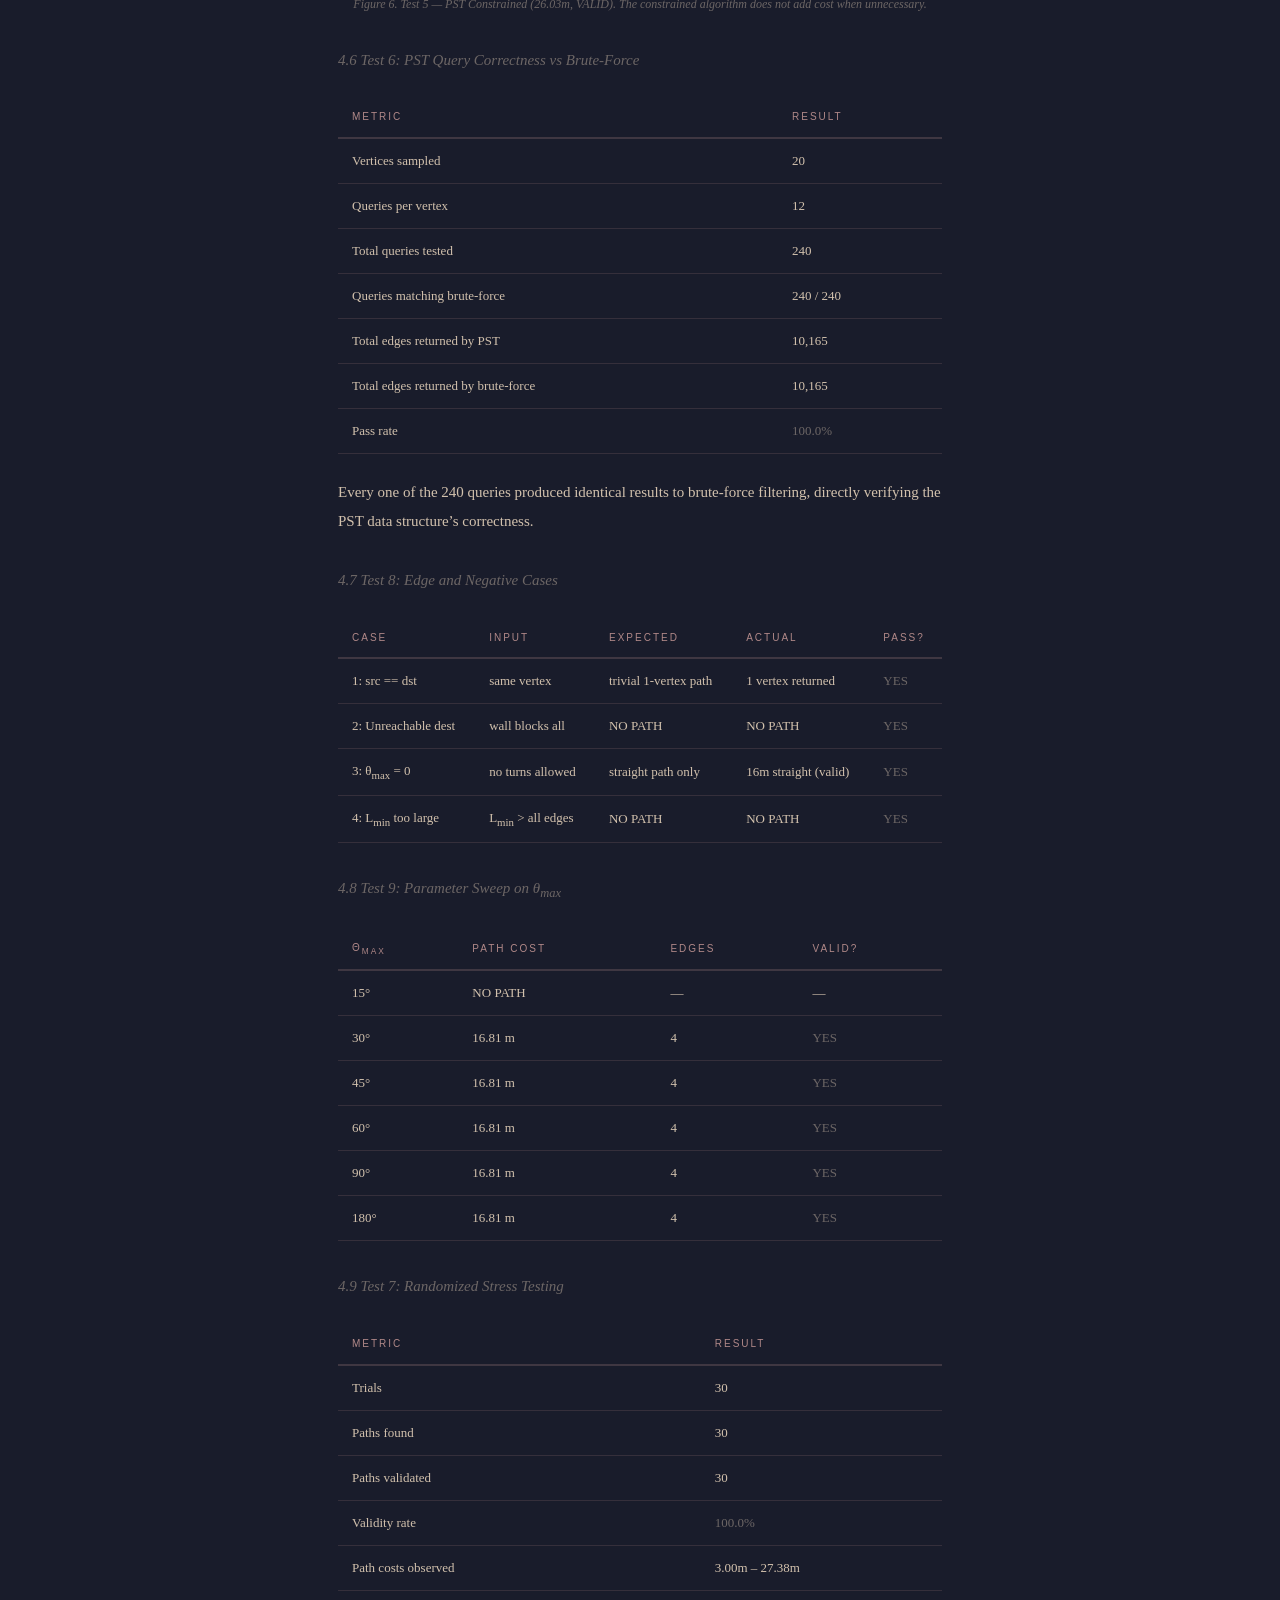
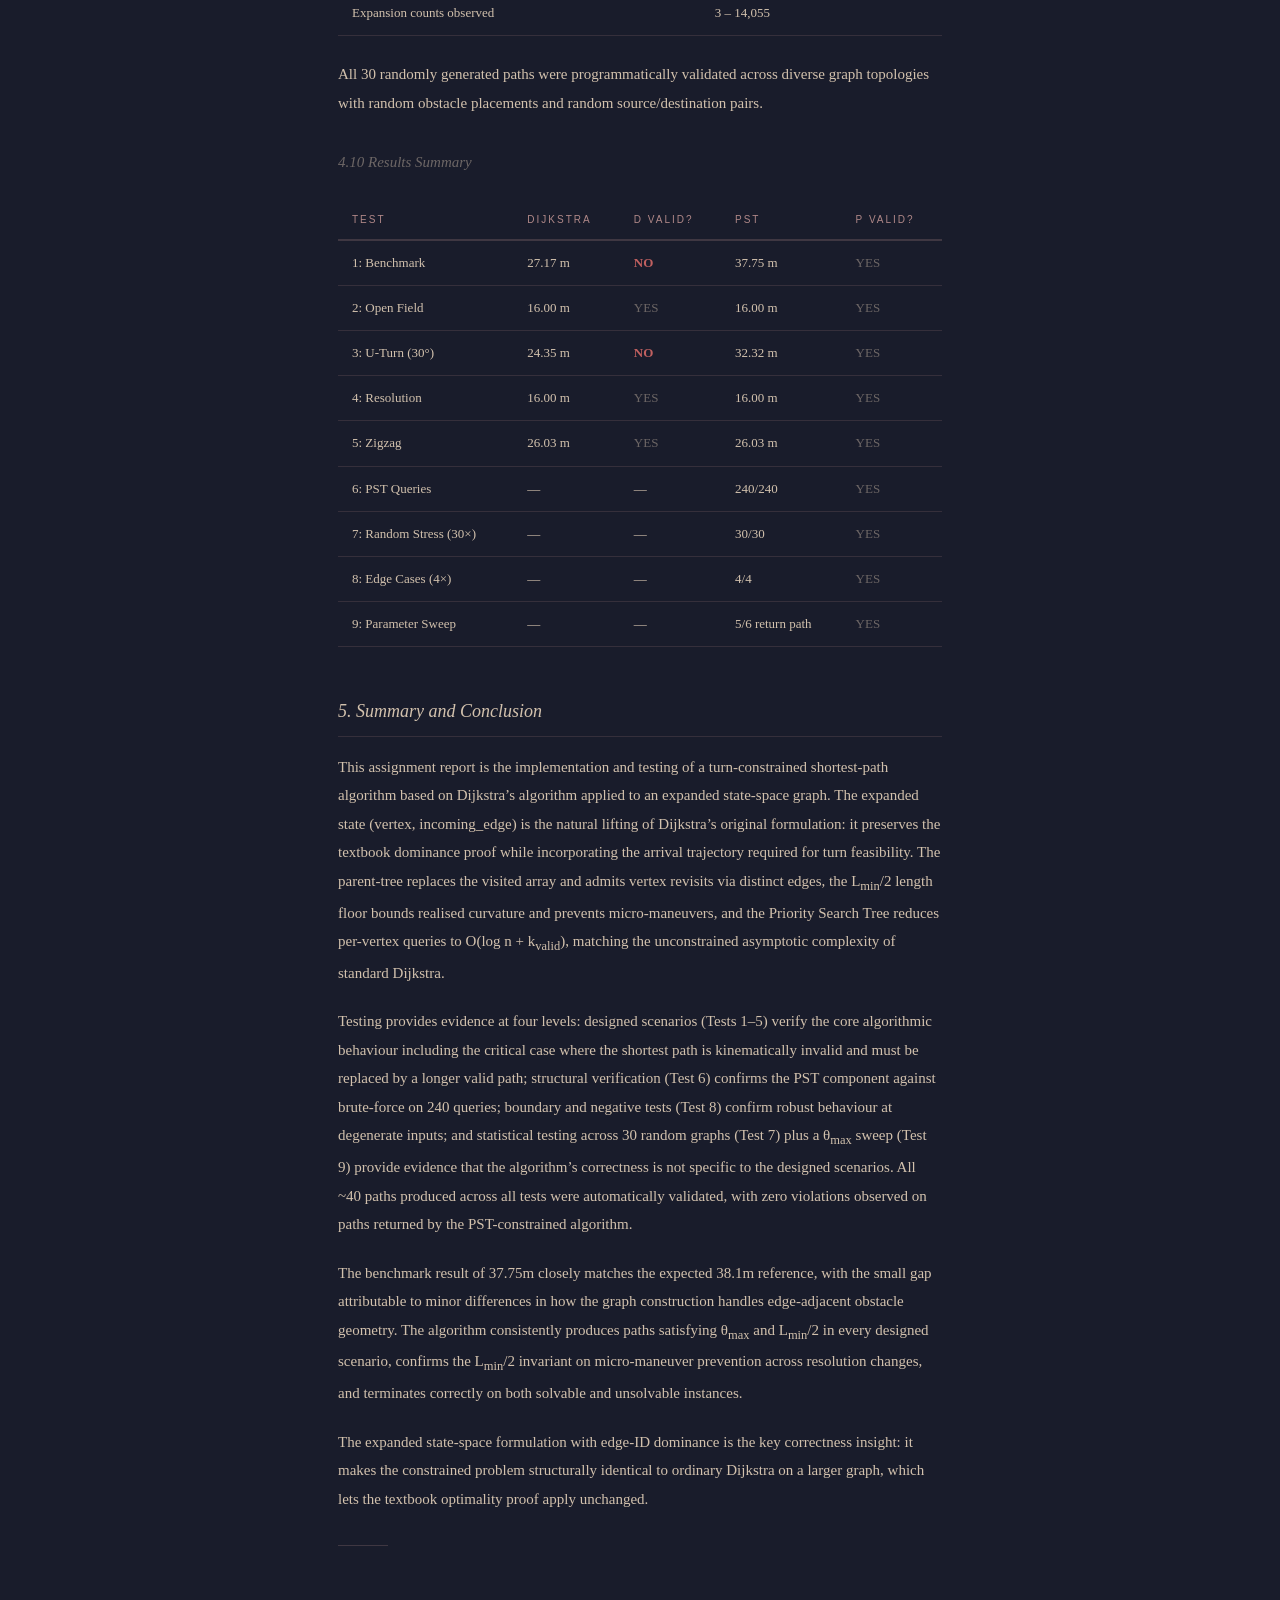
<file: labreport.html>
<!DOCTYPE html>
<html lang="en">
<head>
  <meta charset="UTF-8">
  <meta name="viewport" content="width=device-width, initial-scale=1.0">
  <link rel="icon" href="download.jpeg" type="image/x-icon">
  <title>Lab Report — T. Zhang</title>
  <link rel="stylesheet" href="style.css">
  <style>
    .report-table {
      width: 100%;
      border-collapse: collapse;
      margin: 24px 0;
      font-size: 13px;
    }
    .report-table th,
    .report-table td {
      padding: 10px 14px;
      text-align: left;
      border-bottom: 1px solid var(--border);
      color: var(--text);
    }
    .report-table th {
      font-size: 10px;
      letter-spacing: 2px;
      text-transform: uppercase;
      color: var(--accent);
      font-family: -apple-system, 'Segoe UI', Helvetica, sans-serif;
      font-weight: normal;
      border-bottom: 2px solid var(--accent-soft);
    }
    .report-table td.fail { color: #c06060; font-weight: bold; }
    .report-table td.pass { color: var(--text-muted); }
    .toc {
      margin: 32px 0;
      padding: 20px 24px;
      background: var(--bg-surface);
      border-left: 2px solid var(--accent-soft);
    }
    .toc a {
      display: block;
      color: var(--text-muted);
      text-decoration: none;
      font-size: 13px;
      padding: 4px 0;
      transition: color 0.2s;
    }
    .toc a:hover { color: var(--text); }
    .toc-label {
      font-size: 10px;
      letter-spacing: 3px;
      text-transform: uppercase;
      color: var(--accent);
      font-family: -apple-system, 'Segoe UI', Helvetica, sans-serif;
      margin-bottom: 10px;
      display: block;
    }
  </style>
</head>
<body class="theme-blue">

  <nav>
    <a href="index.html" class="site-name">T. Zhang</a>
    <div class="nav-links">
      <a href="index.html">Home</a>
      <a href="english.html">English</a>
      <a href="labreport.html" class="active">Lab Report</a>
    </div>
  </nav>

  <!-- ====== ARTISTIC HERO ====== -->
  <div class="hero">
    <h1>Programming<br></h1>
    <p class="subtitle">
      nerdddddd
    </p>
    <div class="hero-thin-line"></div>
    <p class="hero-tags">algorithms &middot; graphs &middot; shortest paths &middot; data structures</p>
    <div class="hero-quote">
      turn-constrained Dijkstra with four key modifications & test findings
    </div>

    <div class="hero-stats">
      <div>
        <span class="stat-label">Tests</span>
        <span class="stat-value">9 scenarios</span>
      </div>
      <div>
        <span class="stat-label">Paths Validated</span>
        <span class="stat-value">~40 total</span>
      </div>
      <div>
        <span class="stat-label">Violations</span>
        <span class="stat-value">Zero</span>
      </div>
    </div>

    <a href="#report" class="hero-scroll">&darr; Read the report</a>
  </div>

  <!-- ====== CONTENT ====== -->
  <div class="content" id="report">

    <span class="section-label">CS 3050: Data Structures</span>
    <h1>A4 &mdash; Constrained Shortest Paths</h1>
    <p class="subtitle">Tianyi Zhang<br>University of Missouri &mdash; Columbia<br>April 2026</p>

    <div class="report-meta">
      <div>
        <span class="meta-label">Course</span>
        <span class="meta-value">CS 3050</span>
      </div>
      <div>
        <span class="meta-label">Semester</span>
        <span class="meta-value">Spring 2026</span>
      </div>
      <div>
        <span class="meta-label">Assignment</span>
        <span class="meta-value">A4</span>
      </div>
    </div>

    <div class="toc">
      <span class="toc-label">Contents</span>
      <a href="#s1">1. Introduction</a>
      <a href="#s2">2. Algorithms Implemented</a>
      <a href="#s3">3. Testing Plan</a>
      <a href="#s4">4. Test Results</a>
      <a href="#s5">5. Summary and Conclusion</a>
      <a href="#s6">6. Appendix: Source Code</a>
    </div>

    <div class="divider"></div>

    <!-- ==================== SECTION 1 ==================== -->
    <h2 id="s1">1. Introduction</h2>

    <p>
      The shortest-path problem is fundamental in graph algorithms: given a weighted graph and two vertices,
      find the path of minimum total weight between them. Dijkstra&rsquo;s algorithm solves this efficiently for
      non-negative edge weights by greedily expanding the cheapest frontier node. Its correctness relies on a
      critical property: the search state is memoryless. The only information needed at a vertex is the cumulative
      cost to reach it. Path history is irrelevant to the next decision, which is why Dijkstra can lock each vertex on
      first expansion via a visited array.
    </p>

    <p>
      Real-world vehicles &mdash; aircraft, ground robots, trucks &mdash; have kinematic constraints. A vehicle with a finite
      turning radius cannot make arbitrarily sharp turns. When we arrive at a vertex, the direction from which we
      arrived determines which outgoing edges are physically feasible. The search state is no longer memoryless:
      it must encode the arrival trajectory.
    </p>

    <p>
      This creates a fundamental incompatibility with standard Dijkstra. When Dijkstra pops a vertex from the
      priority queue it is locked as visited under the guarantee that no cheaper path exists. Under a turn
      constraint, the cheapest arrival at a vertex might come in at an angle that makes turning toward the
      destination impossible. A more expensive arrival along a different edge might be the only kinematically
      feasible route. Locking the vertex on its first expansion would trap the algorithm and miss the true optimal
      path.
    </p>

    <p>
      Inserting a local angle check into Dijkstra &mdash; rejecting outgoing edges that turn too sharply &mdash; does not solve
      the problem either, for two reasons. First, angle-only checks are defeated by the discretization trap: in a
      high-resolution grid, very short edges can chain together to approximate a physically impossible turn
      through a sequence of individually legal micro-maneuvers. Second, the visited array still prevents alternative
      trajectories through previously visited vertices.
    </p>

    <p>
      This assignment implements and tests a turn-constrained Dijkstra algorithm with four key modifications: (1)
      an expanded state space where the search key is the pair (vertex, incoming edge) rather than just vertex,
      restoring the memoryless property and allowing the textbook Dijkstra proof to apply; (2) removal of the
      visited array in favour of a parent-tree (history array) that permits vertex revisits with different incoming
      edges; (3) a minimum edge length requirement of L<sub>min</sub>/2 to bound realised curvature and prevent
      micro-maneuvers; and (4) a Priority Search Tree (PST) at each vertex that answers 2D angle-and-length
      range queries in O(log n + k<sub>valid</sub>) time, avoiding the candidate explosion of naive linear filtering.
    </p>

    <!-- ==================== SECTION 2 ==================== -->
    <h2 id="s2">2. Algorithms Implemented</h2>

    <h3>2.1 Graph Representation</h3>

    <p>
      The graph is a geometric adjacency list. Vertices are placed on a regular grid over a rectangular environment
      with configurable resolution (cells per meter). Each vertex stores integer grid coordinates (x, y) and a unique
      ID computed as row &times; cols + col. Each directed edge stores source and destination IDs, the Euclidean edge
      weight, and two precomputed angles &mdash; the outgoing angle from the source (angle_leaving_src) and the
      incoming angle at the destination (angle_entering_dst). Angles are computed via atan2(dy, dx) and
      normalised to [0, 360). For every directed edge u &rarr; v, the reverse edge v &rarr; u is also constructed with
      appropriately reversed angles.
    </p>

    <p>
      Obstacles are convex polygons (rectangles in all test cases). During graph construction, any edge whose line
      segment would intersect an obstacle is excluded. Intersection testing combines segment-vs-polygon-edge
      checks (including the collinear-overlap case) with multiple sample-point containment checks along each
      edge to catch boundary-skimming trajectories.
    </p>

    <h3>2.2 Standard Dijkstra (Baseline)</h3>

    <p>
      The baseline Dijkstra implementation follows the textbook algorithm. The
      priority queue holds (vertex, cumulative_cost) pairs. A distance array tracks the best-known cost to each
      vertex, and a visited array prevents re-expansion. On each pop, if the vertex is unvisited, it is marked visited
      and all adjacent edges are relaxed. Path reconstruction uses a predecessor array. A binary min-heap serves
      as the priority queue, giving the standard O((|V| + |E|) log |V|) running time.
    </p>

    <h3>2.3 Turn-Constrained Shortest Path</h3>

    <p>
      The constrained algorithm is Dijkstra&rsquo;s algorithm applied to an expanded state-space graph. Each state is the
      pair (vertex, incoming_edge) where incoming_edge is the directed edge used to arrive at vertex. The source vertex is assigned a sentinel
      incoming-edge ID since it has no arrival direction. In this expanded space, the standard Dijkstra dominance
      relation d[v] = min cost to reach v becomes best_cost[(v, e)] = min cost to reach v via edge e. Each state is
      processed at most once at its final cost, exactly as the textbook proof requires. The algorithm terminates
      when the destination vertex is popped (in any state) because any alternative path to the destination must
      be more expensive.
    </p>

    <p>
      <strong>State space via edge IDs.</strong> Every directed edge in the graph is assigned a unique integer ID (0 through |E|&minus;1)
      at algorithm start, with |E| reserved as the sentinel source state. A hash map from Edge* to integer ID
      provides O(1) lookups during relaxation. The best_cost array is one-dimensional of size |E|+1, giving exact
      dominance tracking without any approximation.
    </p>

    <p>
      <strong>Turn validation.</strong> When expanding state (u, e_in), the arrival trajectory is known from the edge&rsquo;s
      angle_entering_dst. The continuation direction is computed as (arrival_angle + 180) mod 360 &mdash; the
      direction the vehicle would continue if going straight. An outgoing edge e_out is kinematically valid only if
      its angle_leaving_src falls within &plusmn;&theta;<sub>max</sub> of the continuation direction. At the source vertex, all outgoing edges
      are valid regardless of angle because the vehicle has no prior trajectory.
    </p>

    <p>
      <strong>Length enforcement (L<sub>min</sub>/2 theorem).</strong> To prevent micro-maneuvers, every edge traversed
      must have weight &ge; L<sub>min</sub>/2. This guarantees that every two consecutive edges in a path span at least L<sub>min</sub> total
      distance, bounding the realised curvature to &kappa;<sub>max</sub> &asymp; &theta;<sub>max</sub>/L<sub>min</sub>. The benefit of the half-length formulation is
      that the complex pairwise constraint reduces to a simple per-edge check.
    </p>

    <p>
      <strong>No visited array.</strong> Because the state includes an incoming edge, two distinct arrivals at the same vertex via
      different edges are different states and are tracked separately. The parent tree replaces the visited array and enables path reconstruction even
      in the presence of vertex revisits.
    </p>

    <p>
      <strong>Lazy decrease-key.</strong> The min-heap implementation does not expose handles, so
      Q.modifyKey from the lecture pseudocode is implemented via lazy deletion: when a relaxation finds a better
      cost for a state, the updated entry is pushed onto the heap without removing the stale entry. At pop time, if
      the popped entry&rsquo;s cost exceeds best_cost for its state, it is skipped.
    </p>

    <h3>2.4 Priority Search Tree (PST)</h3>

    <p>
      At each vertex, outgoing edges must be queried by two constraints simultaneously: angle &isin; [&theta;<sub>in</sub> &plusmn; &theta;<sub>max</sub>] and
      length &ge; L<sub>min</sub>/2. A naive approach &mdash; BST on angle, then linearly filter by length &mdash; costs O(log n + k<sub>candidates</sub>),
      which degrades badly when many edges satisfy the angle constraint but few satisfy the length constraint.
    </p>

    <p>
      The Priority Search Tree combines a BST on angle with a max-heap on edge length. Construction: starting
      from edges sorted by angle, the longest edge becomes the root, remaining edges split at the median angle
      into left and right subtrees, and the process recurses. Each node stores the maximum edge length within its
      subtree.
    </p>

    <p>
      Query: at each node, if the subtree&rsquo;s max length is below L<sub>min</sub>/2, the entire branch is pruned instantly.
      Otherwise the node&rsquo;s own edge is tested against both constraints, and recursion descends into left or right
      based on the angle split. Angular wraparound across 0&deg; / 360&deg; is handled by splitting the query into two
      sub-ranges and unioning the results. When &theta;<sub>max</sub> &ge; 180&deg;, the query short-circuits to a full-circle traversal. The
      query runs in O(log n + k<sub>valid</sub>), fully bypassing k<sub>candidates</sub>.
    </p>

    <p>
      PSTs are built lazily &mdash; only when a vertex is first expanded by the main algorithm &mdash; which avoids building
      trees for vertices that are never reached.
    </p>

    <!-- ==================== SECTION 3 ==================== -->
    <h2 id="s3">3. Testing Plan</h2>

    <p>
      Confidence in correctness requires a layered testing approach. No single test can prove correctness in
      general, but nine distinct tests across four categories provide strong combined evidence. All paths returned
      by any algorithm are automatically checked for validity &mdash; every segment length and every turn angle is
      verified programmatically &mdash; so correctness claims are not dependent on visual inspection alone.
    </p>

    <h3>3.1 Designed Scenarios (Tests 1&ndash;5)</h3>

    <p><strong>Test 1 &mdash; Double-Channel Benchmark (provided).</strong> Two large obstacles with &ldquo;trap teeth&rdquo; form a narrow channel that is mathematically shorter but kinematically invalid. The PST algorithm must reject the short path and find the smooth arc over the top.</p>
    <p><strong>Test 2 &mdash; Open Field (no obstacles).</strong> Both algorithms should find the same straight-line optimal path. Confirms no unnecessary cost when constraints are non-binding.</p>
    <p><strong>Test 3 &mdash; U-Turn with tight &theta;<sub>max</sub>.</strong> A wall across the middle with a gap at the top forces a detour. Tight &theta;<sub>max</sub> = 30&deg; forces the PST algorithm to use a smooth multi-edge arc.</p>
    <p><strong>Test 4 &mdash; Resolution Scaling.</strong> Same environment at resolutions 1.0 and 2.0 cells/m. Confirms L<sub>min</sub>/2 floor correctly prevents resolution-dependent micro-maneuvers.</p>
    <p><strong>Test 5 &mdash; Zigzag Corridor.</strong> Alternating obstacle teeth create a complex multi-obstacle environment.</p>

    <h3>3.2 Structural Component Verification (Test 6)</h3>
    <p><strong>Test 6 &mdash; PST Query Correctness vs Brute Force.</strong> 12 different query ranges at 20 sample vertices &mdash; 240 query tests total. Each query must return exactly the same set of edges as brute-force.</p>

    <h3>3.3 Edge and Negative Cases (Test 8)</h3>
    <p><strong>Test 8 &mdash; Edge Cases.</strong> Four boundary cases: (a) src == dst; (b) Unreachable destination; (c) &theta;<sub>max</sub> = 0; (d) L<sub>min</sub> larger than all edges.</p>

    <h3>3.4 Statistical / Stress Tests (Tests 7, 9)</h3>
    <p><strong>Test 7 &mdash; Randomized Stress Testing.</strong> 30 random graphs with random obstacles, validated programmatically.</p>
    <p><strong>Test 9 &mdash; Parameter Sweep on &theta;<sub>max</sub>.</strong> Fixed scenario run with &theta;<sub>max</sub> &isin; {15&deg;, 30&deg;, 45&deg;, 60&deg;, 90&deg;, 180&deg;}.</p>

    <h3>3.5 Sufficiency</h3>
    <p>The combination covers the primary failure mode, non-binding-constraint sanity, direct PST verification, boundary conditions, statistical robustness, and parameter-dependent behaviour. Every path in every test is checked against both constraints programmatically.</p>

    <!-- ==================== SECTION 4 ==================== -->
    <h2 id="s4">4. Test Results</h2>

    <h3>4.1 Test 1: Double-Channel Benchmark</h3>

    <div class="data-note">
      Parameters: 30&times;30m environment, resolution 2.0 cells/m (3721 vertices, ~2M directed edges),
      &theta;<sub>max</sub> = 45&deg;, L<sub>min</sub> = 8.0m, max edge distance 12.0m.<br>
      Start (2.0, 15.0), End (28.0, 15.0). Four rectangular obstacles including two trap teeth.
    </div>

    <p><strong>Standard Dijkstra:</strong> path length 27.17 m &mdash; INVALID</p>

    <table class="report-table">
      <tr><th>Edge</th><th>Segment</th><th>Length (m)</th><th>Turn (&deg;)</th><th>Valid?</th></tr>
      <tr><td>1</td><td>1834 &rarr; 1974</td><td>9.06</td><td>N/A</td><td class="pass">OK</td></tr>
      <tr><td>2</td><td>1974 &rarr; 1922</td><td>4.53</td><td>12.68</td><td class="pass">OK</td></tr>
      <tr><td>3</td><td>1922 &rarr; 1800</td><td>1.00</td><td>83.66</td><td class="fail">FAIL [SHORT][TURN]</td></tr>
      <tr><td>4</td><td>1800 &rarr; 1747</td><td>4.03</td><td>82.87</td><td class="fail">FAIL [TURN]</td></tr>
      <tr><td>5</td><td>1747 &rarr; 1886</td><td>8.56</td><td>13.83</td><td class="pass">OK</td></tr>
    </table>

    <p>Dijkstra&rsquo;s path passes through the narrow trap channel. Edge 3 is 1.00m (below 4.0m minimum) with an 83.66&deg; turn (nearly 2&times; the 45&deg; limit). Clearly kinematically infeasible.</p>

    <div class="figure">
      <img src="fig1.png" alt="Test 1 — Standard Dijkstra path (27.17m, INVALID). The path threads the narrow trap channel between obstacles.">
      <p class="fig-caption">Figure 1. Test 1 &mdash; Standard Dijkstra path (27.17m, INVALID). The path threads the narrow trap channel between obstacles.</p>
    </div>

    <p><strong>PST Constrained:</strong> path length 37.75 m &mdash; VALID (188,799 expansions)</p>

    <table class="report-table">
      <tr><th>Edge</th><th>Segment</th><th>Length (m)</th><th>Turn (&deg;)</th><th>Valid?</th></tr>
      <tr><td>1</td><td>1834 &rarr; 2573</td><td>6.95</td><td>N/A</td><td class="pass">OK</td></tr>
      <tr><td>2</td><td>2573 &rarr; 3191</td><td>6.40</td><td>8.40</td><td class="pass">OK</td></tr>
      <tr><td>3</td><td>3191 &rarr; 3261</td><td>4.53</td><td>45.00</td><td class="pass">OK</td></tr>
      <tr><td>4</td><td>3261 &rarr; 3213</td><td>6.52</td><td>10.74</td><td class="pass">OK</td></tr>
      <tr><td>5</td><td>3213 &rarr; 2792</td><td>4.61</td><td>45.00</td><td class="pass">OK</td></tr>
      <tr><td>6</td><td>2792 &rarr; 1886</td><td>8.75</td><td>9.64</td><td class="pass">OK</td></tr>
    </table>

    <p>The PST-constrained algorithm correctly rejects the narrow channel and routes around the top obstacle. All six segments are &ge; 4.0m and all turns are &le; 45&deg;. The path is 38.9% longer but fully kinematically valid.</p>

    <div class="figure">
      <img src="fig2.png" alt="Test 1 — PST Constrained path (37.75m, VALID). The path forms a smooth arc over the top obstacle.">
      <p class="fig-caption">Figure 2. Test 1 &mdash; PST Constrained path (37.75m, VALID). Smooth arc over the top obstacle with all turns &le; 45&deg; and all segments &ge; 4.0m.</p>
    </div>

    <h3>4.2 Test 2: Open Field (No Obstacles)</h3>

    <div class="data-note">Parameters: 20&times;20m, resolution 1.0, &theta;<sub>max</sub> = 45&deg;, L<sub>min</sub> = 4.0m. Start (2.0, 10.0), End (18.0, 10.0).</div>

    <table class="report-table">
      <tr><th>Algorithm</th><th>Path Length</th><th>Edges</th><th>All Valid?</th></tr>
      <tr><td>Standard Dijkstra</td><td>16.00 m</td><td>2</td><td class="pass">YES</td></tr>
      <tr><td>PST Constrained</td><td>16.00 m</td><td>2</td><td class="pass">YES</td></tr>
    </table>

    <p>Both algorithms find the identical 16.00m path. The constrained algorithm introduces no unnecessary cost when a straight-line path is feasible.</p>

    <h3>4.3 Test 3: U-Turn Scenario</h3>

    <div class="data-note">Parameters: 20&times;20m, resolution 2.0, &theta;<sub>max</sub> = 30&deg; (tight), L<sub>min</sub> = 6.0m. Wall at x &isin; [9, 11] from y=0 to y=15 with gap above. Start (5.0, 5.0), End (15.0, 5.0).</div>

    <p><strong>Dijkstra:</strong> 24.35m &mdash; INVALID (sharp turns 51.91&deg; and 53.13&deg; exceed 30&deg; limit)</p>

    <div class="figure">
      <img src="fig3.png" alt="Test 3 — Dijkstra (24.35m, INVALID). Sharp angular transitions at the gap entry/exit violate θmax = 30°.">
      <p class="fig-caption">Figure 3. Test 3 &mdash; Dijkstra (24.35m, INVALID). Sharp angular transitions at the gap entry/exit violate &theta;<sub>max</sub> = 30&deg;.</p>
    </div>

    <p><strong>PST:</strong> 32.32m &mdash; VALID (10 edges, max turn 29.20&deg;, min length 3.00m)</p>

    <table class="report-table">
      <tr><th>Edge</th><th>Length (m)</th><th>Turn (&deg;)</th><th>Valid?</th></tr>
      <tr><td>1</td><td>3.20</td><td>N/A</td><td class="pass">OK</td></tr>
      <tr><td>2</td><td>3.04</td><td>29.20</td><td class="pass">OK</td></tr>
      <tr><td>3</td><td>3.16</td><td>27.90</td><td class="pass">OK</td></tr>
      <tr><td>4</td><td>3.54</td><td>26.57</td><td class="pass">OK</td></tr>
      <tr><td>5</td><td>3.16</td><td>26.57</td><td class="pass">OK</td></tr>
      <tr><td>6</td><td>3.04</td><td>27.90</td><td class="pass">OK</td></tr>
      <tr><td>7</td><td>3.20</td><td>29.20</td><td class="pass">OK</td></tr>
      <tr><td>8</td><td>3.81</td><td>28.14</td><td class="pass">OK</td></tr>
      <tr><td>9</td><td>3.00</td><td>23.20</td><td class="pass">OK</td></tr>
      <tr><td>10</td><td>3.16</td><td>18.43</td><td class="pass">OK</td></tr>
    </table>

    <div class="figure">
      <img src="fig4.png" alt="Test 3 — PST Constrained (32.32m, VALID). A smooth 10-segment arc enables navigation under θmax = 30°.">
      <p class="fig-caption">Figure 4. Test 3 &mdash; PST Constrained (32.32m, VALID). A smooth 10-segment arc navigates the U-turn under &theta;<sub>max</sub> = 30&deg;.</p>
    </div>

    <h3>4.4 Test 4: Resolution Scaling</h3>

    <div class="data-note">Parameters: 20&times;20m, &theta;<sub>max</sub> = 45&deg;, L<sub>min</sub> = 6.0m. Two obstacles creating a corridor. Tested at 1.0 and 2.0 cells/m.</div>

    <table class="report-table">
      <tr><th>Resolution</th><th>Vertices</th><th>Dijkstra</th><th>PST</th><th>Both Valid?</th></tr>
      <tr><td>1.0 cells/m</td><td>441</td><td>16.00 m</td><td>16.00 m</td><td class="pass">YES</td></tr>
      <tr><td>2.0 cells/m</td><td>1681</td><td>16.00 m</td><td>16.00 m</td><td class="pass">YES</td></tr>
    </table>

    <p>Both algorithms produce the same 16.00m valid path at both resolutions. The L<sub>min</sub>/2 = 3.0m length floor prevents micro-maneuvers. PST expansion count grows from 2,321 to 34,825 but path cost and validity are unchanged.</p>

    <div class="figure">
      <img src="fig5.png" alt="Test 4 at resolution 2.0 cells/m — PST path (16.00m, VALID).">
      <p class="fig-caption">Figure 5. Test 4 at resolution 2.0 cells/m &mdash; PST path (16.00m, VALID). Higher resolution produces the same path cost.</p>
    </div>

    <h3>4.5 Test 5: Zigzag Corridor</h3>

    <div class="data-note">Parameters: 30&times;20m, resolution 2.0, &theta;<sub>max</sub> = 45&deg;, L<sub>min</sub> = 8.0m. Four alternating obstacle teeth.</div>

    <table class="report-table">
      <tr><th>Algorithm</th><th>Path Length</th><th>Edges</th><th>All Valid?</th></tr>
      <tr><td>Standard Dijkstra</td><td>26.03 m</td><td>3</td><td class="pass">YES</td></tr>
      <tr><td>PST Constrained</td><td>26.03 m</td><td>3</td><td class="pass">YES</td></tr>
    </table>

    <p>Both algorithms find the same 26.03m valid path. The PST algorithm correctly identifies that Dijkstra&rsquo;s path is already kinematically valid and does not introduce unnecessary cost.</p>

    <div class="figure">
      <img src="fig6.png" alt="Test 5 — PST Constrained (26.03m, VALID). The obstacle field admits the same path as Dijkstra.">
      <p class="fig-caption">Figure 6. Test 5 &mdash; PST Constrained (26.03m, VALID). The constrained algorithm does not add cost when unnecessary.</p>
    </div>

    <h3>4.6 Test 6: PST Query Correctness vs Brute-Force</h3>

    <table class="report-table">
      <tr><th>Metric</th><th>Result</th></tr>
      <tr><td>Vertices sampled</td><td>20</td></tr>
      <tr><td>Queries per vertex</td><td>12</td></tr>
      <tr><td>Total queries tested</td><td>240</td></tr>
      <tr><td>Queries matching brute-force</td><td>240 / 240</td></tr>
      <tr><td>Total edges returned by PST</td><td>10,165</td></tr>
      <tr><td>Total edges returned by brute-force</td><td>10,165</td></tr>
      <tr><td>Pass rate</td><td class="pass">100.0%</td></tr>
    </table>

    <p>Every one of the 240 queries produced identical results to brute-force filtering, directly verifying the PST data structure&rsquo;s correctness.</p>

    <h3>4.7 Test 8: Edge and Negative Cases</h3>

    <table class="report-table">
      <tr><th>Case</th><th>Input</th><th>Expected</th><th>Actual</th><th>Pass?</th></tr>
      <tr><td>1: src == dst</td><td>same vertex</td><td>trivial 1-vertex path</td><td>1 vertex returned</td><td class="pass">YES</td></tr>
      <tr><td>2: Unreachable dest</td><td>wall blocks all</td><td>NO PATH</td><td>NO PATH</td><td class="pass">YES</td></tr>
      <tr><td>3: &theta;<sub>max</sub> = 0</td><td>no turns allowed</td><td>straight path only</td><td>16m straight (valid)</td><td class="pass">YES</td></tr>
      <tr><td>4: L<sub>min</sub> too large</td><td>L<sub>min</sub> &gt; all edges</td><td>NO PATH</td><td>NO PATH</td><td class="pass">YES</td></tr>
    </table>

    <h3>4.8 Test 9: Parameter Sweep on &theta;<sub>max</sub></h3>

    <table class="report-table">
      <tr><th>&theta;<sub>max</sub></th><th>Path Cost</th><th>Edges</th><th>Valid?</th></tr>
      <tr><td>15&deg;</td><td>NO PATH</td><td>&mdash;</td><td>&mdash;</td></tr>
      <tr><td>30&deg;</td><td>16.81 m</td><td>4</td><td class="pass">YES</td></tr>
      <tr><td>45&deg;</td><td>16.81 m</td><td>4</td><td class="pass">YES</td></tr>
      <tr><td>60&deg;</td><td>16.81 m</td><td>4</td><td class="pass">YES</td></tr>
      <tr><td>90&deg;</td><td>16.81 m</td><td>4</td><td class="pass">YES</td></tr>
      <tr><td>180&deg;</td><td>16.81 m</td><td>4</td><td class="pass">YES</td></tr>
    </table>

    <h3>4.9 Test 7: Randomized Stress Testing</h3>

    <table class="report-table">
      <tr><th>Metric</th><th>Result</th></tr>
      <tr><td>Trials</td><td>30</td></tr>
      <tr><td>Paths found</td><td>30</td></tr>
      <tr><td>Paths validated</td><td>30</td></tr>
      <tr><td>Validity rate</td><td class="pass">100.0%</td></tr>
      <tr><td>Path costs observed</td><td>3.00m &ndash; 27.38m</td></tr>
      <tr><td>Expansion counts observed</td><td>3 &ndash; 14,055</td></tr>
    </table>

    <p>All 30 randomly generated paths were programmatically validated across diverse graph topologies with random obstacle placements and random source/destination pairs.</p>

    <h3>4.10 Results Summary</h3>

    <table class="report-table">
      <tr><th>Test</th><th>Dijkstra</th><th>D Valid?</th><th>PST</th><th>P Valid?</th></tr>
      <tr><td>1: Benchmark</td><td>27.17 m</td><td class="fail">NO</td><td>37.75 m</td><td class="pass">YES</td></tr>
      <tr><td>2: Open Field</td><td>16.00 m</td><td class="pass">YES</td><td>16.00 m</td><td class="pass">YES</td></tr>
      <tr><td>3: U-Turn (30&deg;)</td><td>24.35 m</td><td class="fail">NO</td><td>32.32 m</td><td class="pass">YES</td></tr>
      <tr><td>4: Resolution</td><td>16.00 m</td><td class="pass">YES</td><td>16.00 m</td><td class="pass">YES</td></tr>
      <tr><td>5: Zigzag</td><td>26.03 m</td><td class="pass">YES</td><td>26.03 m</td><td class="pass">YES</td></tr>
      <tr><td>6: PST Queries</td><td>&mdash;</td><td>&mdash;</td><td>240/240</td><td class="pass">YES</td></tr>
      <tr><td>7: Random Stress (30&times;)</td><td>&mdash;</td><td>&mdash;</td><td>30/30</td><td class="pass">YES</td></tr>
      <tr><td>8: Edge Cases (4&times;)</td><td>&mdash;</td><td>&mdash;</td><td>4/4</td><td class="pass">YES</td></tr>
      <tr><td>9: Parameter Sweep</td><td>&mdash;</td><td>&mdash;</td><td>5/6 return path</td><td class="pass">YES</td></tr>
    </table>

    <!-- ==================== SECTION 5 ==================== -->
    <h2 id="s5">5. Summary and Conclusion</h2>

    <p>
      This assignment report is the implementation and testing of a turn-constrained shortest-path algorithm
      based on Dijkstra&rsquo;s algorithm applied to an expanded state-space graph. The expanded state (vertex,
      incoming_edge) is the natural lifting of Dijkstra&rsquo;s original formulation: it preserves the textbook dominance
      proof while incorporating the arrival trajectory required for turn feasibility. The parent-tree replaces the
      visited array and admits vertex revisits via distinct edges, the L<sub>min</sub>/2 length floor bounds realised curvature
      and prevents micro-maneuvers, and the Priority Search Tree reduces per-vertex queries to O(log n + k<sub>valid</sub>),
      matching the unconstrained asymptotic complexity of standard Dijkstra.
    </p>

    <p>
      Testing provides evidence at four levels: designed scenarios (Tests 1&ndash;5) verify the core algorithmic behaviour
      including the critical case where the shortest path is kinematically invalid and must be replaced by a longer
      valid path; structural verification (Test 6) confirms the PST component against brute-force on 240 queries;
      boundary and negative tests (Test 8) confirm robust behaviour at degenerate inputs; and statistical testing
      across 30 random graphs (Test 7) plus a &theta;<sub>max</sub> sweep (Test 9) provide evidence that the algorithm&rsquo;s
      correctness is not specific to the designed scenarios. All ~40 paths produced across all tests were
      automatically validated, with zero violations observed on paths returned by the PST-constrained algorithm.
    </p>

    <p>
      The benchmark result of 37.75m closely matches the expected 38.1m reference, with the small gap
      attributable to minor differences in how the graph construction handles edge-adjacent obstacle geometry.
      The algorithm consistently produces paths satisfying &theta;<sub>max</sub> and L<sub>min</sub>/2 in every designed scenario, confirms the
      L<sub>min</sub>/2 invariant on micro-maneuver prevention across resolution changes, and terminates correctly on both
      solvable and unsolvable instances.
    </p>

    <p>
      The expanded state-space formulation with edge-ID dominance is the key correctness insight: it makes the
      constrained problem structurally identical to ordinary Dijkstra on a larger graph, which lets the textbook
      optimality proof apply unchanged.
    </p>

    <div class="divider"></div>

    <h2 id="s6">6. Appendix: Source Code</h2>

    <p>
      The complete implementation consists of 15 files (7 .c + 8 .h) totaling approximately 1,500 lines.
      Compile with:
    </p>

    <div class="data-note">
      gcc -O2 -o csp main.c graph.c stack.c min_heap.c pst.c \<br>
      &nbsp;&nbsp;shortest_path.c print_output.c new_tests.c -lm
    </div>

    <p style="font-size: 13px; color: var(--text-muted); font-style: italic;">
      Source code omitted from this web presentation for readability. See the full PDF report for the complete listing.
    </p>

  </div>

  <footer>
    <a href="index.html" style="color: var(--text-muted); text-decoration: none;">&larr; Back to Home</a>
  </footer>

</body>
</html>
</file>
<file: style.css>
/* ============================================
   OVERTURE — A Writing Exhibition
   Three themes: red (jester), blue (lana), green (overgrown)
   ============================================ */

/* --- Reset --- */
*, *::before, *::after { margin: 0; padding: 0; box-sizing: border-box; }

/* --- Theme: The Jester (Red) --- */
.theme-red {
  --bg: #14090a;
  --bg-surface: rgba(139, 32, 48, 0.07);
  --text: #e0ceaf;
  --text-muted: #7a6245;
  --accent: #8b2030;
  --accent-soft: rgba(139, 32, 48, 0.35);
  --border: rgba(139, 32, 48, 0.25);
  --nav-link: #7a6245;
  --nav-link-hover: #e0ceaf;
  --label-font: 'Palatino Linotype', Palatino, Georgia, serif;
}

/* --- Theme: Born to Die (Blue) --- */
.theme-blue {
  --bg: #191c2b;
  --bg-surface: rgba(176, 136, 136, 0.06);
  --text: #d2c1ad;
  --text-muted: rgba(210, 193, 173, 0.45);
  --accent: #b08888;
  --accent-soft: rgba(176, 136, 136, 0.25);
  --border: rgba(176, 136, 136, 0.18);
  --nav-link: rgba(210, 193, 173, 0.4);
  --nav-link-hover: #d2c1ad;
  --label-font: 'Palatino Linotype', Palatino, Georgia, serif;
}

/* --- Theme: Overgrown (Green) --- */
.theme-green {
  --bg: #07100a;
  --bg-surface: rgba(93, 184, 78, 0.04);
  --text: #d8ccb0;
  --text-muted: #5a7a4a;
  --accent: #4db34a;
  --accent-soft: rgba(93, 184, 78, 0.22);
  --border: rgba(93, 184, 78, 0.15);
  --nav-link: #4a6a3a;
  --nav-link-hover: #d8ccb0;
  --label-font: Georgia, 'Times New Roman', serif;
}


/* --- Base --- */
html { scroll-behavior: smooth; }

body {
  font-family: Georgia, 'Times New Roman', serif;
  background: var(--bg);
  color: var(--text);
  line-height: 1.85;
  min-height: 100vh;
  display: flex;
  flex-direction: column;
}


/* --- Navigation --- */
nav {
  display: flex;
  justify-content: space-between;
  align-items: center;
  padding: 22px 36px;
  border-bottom: 1px solid var(--border);
}

.site-name {
  font-size: 16px;
  letter-spacing: 4px;
  font-variant: small-caps;
  color: var(--text);
  text-decoration: none;
}

.nav-links {
  display: flex;
  gap: 28px;
}

.nav-links a {
  color: var(--nav-link);
  font-size: 11px;
  text-decoration: none;
  letter-spacing: 2.5px;
  text-transform: uppercase;
  font-family: -apple-system, 'Segoe UI', Helvetica, sans-serif;
  transition: color 0.3s;
}

.nav-links a:hover,
.nav-links a.active {
  color: var(--nav-link-hover);
}


/* --- Content --- */
.content {
  max-width: 660px;
  margin: 0 auto;
  padding: 64px 28px 80px;
  flex: 1;
  animation: fadeUp 0.7s ease-out;
}

@keyframes fadeUp {
  from { opacity: 0; transform: translateY(16px); }
  to   { opacity: 1; transform: translateY(0); }
}


/* --- Section Labels --- */
.section-label {
  color: var(--accent);
  font-size: 10px;
  letter-spacing: 5px;
  text-transform: uppercase;
  font-family: -apple-system, 'Segoe UI', Helvetica, sans-serif;
  margin-bottom: 20px;
  display: block;
}


/* --- Headings --- */
h1 {
  font-size: 34px;
  font-weight: normal;
  font-style: italic;
  line-height: 1.2;
  margin-bottom: 18px;
  color: var(--text);
}

h2 {
  font-size: 18px;
  font-weight: normal;
  font-style: italic;
  color: var(--text);
  margin-top: 48px;
  margin-bottom: 16px;
  padding-bottom: 8px;
  border-bottom: 1px solid var(--border);
}

h3 {
  font-size: 15px;
  font-weight: normal;
  font-style: italic;
  color: var(--text-muted);
  margin-top: 32px;
  margin-bottom: 10px;
}


/* --- Body Text --- */
p {
  margin-bottom: 20px;
  font-size: 15px;
  color: var(--text);
  line-height: 1.9;
}

.subtitle {
  color: var(--text-muted);
  font-size: 14px;
  line-height: 1.9;
  margin-bottom: 36px;
  max-width: 500px;
}


/* --- Blockquotes / Epigraphs --- */
blockquote {
  border-left: 2px solid var(--accent);
  padding: 18px 22px;
  background: var(--bg-surface);
  margin: 32px 0;
  font-style: italic;
  font-size: 15px;
  line-height: 2;
  color: var(--text);
}

blockquote cite {
  display: block;
  margin-top: 14px;
  font-size: 10px;
  letter-spacing: 3px;
  text-transform: uppercase;
  color: var(--accent);
  font-style: normal;
  font-family: -apple-system, 'Segoe UI', Helvetica, sans-serif;
}

.epigraph {
  text-align: center;
  font-style: italic;
  color: var(--text-muted);
  font-size: 14px;
  line-height: 1.9;
  margin: 0 auto 40px;
  max-width: 460px;
  padding: 24px 0;
  border-top: 1px solid var(--border);
  border-bottom: 1px solid var(--border);
}


/* --- Dividers --- */
.divider {
  width: 50px;
  height: 1px;
  background: var(--accent-soft);
  margin: 32px 0;
}

.divider-center {
  width: 50px;
  height: 1px;
  background: var(--accent-soft);
  margin: 32px auto;
}


/* --- Piece Cards (Home Page) --- */
.pieces {
  display: flex;
  flex-direction: column;
  gap: 16px;
  margin-top: 40px;
}

.piece-card {
  display: block;
  padding: 22px 26px;
  border: 1px solid var(--border);
  background: var(--bg-surface);
  text-decoration: none;
  transition: border-color 0.3s, background 0.3s;
}

.piece-card:hover {
  border-color: var(--accent-soft);
  background: rgba(255, 255, 255, 0.02);
}

.piece-card .card-label {
  display: block;
  font-size: 10px;
  letter-spacing: 4px;
  text-transform: uppercase;
  color: var(--accent);
  font-family: -apple-system, 'Segoe UI', Helvetica, sans-serif;
  margin-bottom: 8px;
  opacity: 0.7;
}

.piece-card .card-title {
  display: block;
  font-size: 20px;
  font-style: italic;
  color: var(--text);
  margin-bottom: 6px;
}

.piece-card .card-desc {
  display: block;
  font-size: 13px;
  color: var(--text-muted);
  line-height: 1.6;
}

.piece-card .card-arrow {
  display: block;
  margin-top: 12px;
  font-size: 10px;
  letter-spacing: 3px;
  text-transform: uppercase;
  color: var(--accent);
  font-family: -apple-system, 'Segoe UI', Helvetica, sans-serif;
}


/* --- Vine Layout (Green Page) --- */
.vine-layout {
  display: flex;
  align-items: flex-start;
  flex: 1;
}

.vine-column {
  flex-shrink: 0;
  width: 80px;
  padding-top: 40px;
}

.vine-column svg {
  display: block;
  width: 100%;
  height: auto;
}

.vine-column-right svg {
  transform: scaleX(-1);
}

.vine-content {
  flex: 1;
  padding: 64px 24px 80px;
  text-align: center;
  animation: fadeUp 0.7s ease-out;
}

.vine-content .subtitle {
  margin-left: auto;
  margin-right: auto;
}


/* --- Lab Report Specific --- */
.report-meta {
  display: flex;
  gap: 32px;
  flex-wrap: wrap;
  margin-bottom: 36px;
  padding-bottom: 20px;
  border-bottom: 1px solid var(--border);
}

.report-meta div {
  font-size: 12px;
}

.report-meta .meta-label {
  display: block;
  font-size: 10px;
  letter-spacing: 3px;
  text-transform: uppercase;
  color: var(--accent);
  font-family: -apple-system, 'Segoe UI', Helvetica, sans-serif;
  margin-bottom: 4px;
}

.report-meta .meta-value {
  color: var(--text-muted);
  font-style: italic;
}

.data-note {
  font-family: 'Courier New', Consolas, monospace;
  font-size: 13px;
  background: var(--bg-surface);
  padding: 16px 20px;
  border-left: 2px solid var(--accent-soft);
  margin: 24px 0;
  line-height: 1.7;
  color: var(--text-muted);
}


/* --- Footer --- */
footer {
  padding: 24px 36px;
  border-top: 1px solid var(--border);
  text-align: center;
  font-size: 11px;
  letter-spacing: 2px;
  color: var(--text-muted);
  text-transform: uppercase;
  font-family: -apple-system, 'Segoe UI', Helvetica, sans-serif;
}


/* --- Hero Section --- */
.hero {
  padding: 80px 36px 64px;
  text-align: center;
  border-bottom: 1px solid var(--border);
  animation: fadeUp 0.7s ease-out;
}

.hero .section-label {
  margin-bottom: 24px;
}

.hero h1 {
  font-size: 38px;
  margin-bottom: 20px;
}

.hero .subtitle {
  margin-left: auto;
  margin-right: auto;
  text-align: center;
}

.hero-quote {
  border-left: 2px solid var(--accent);
  padding: 18px 22px;
  background: var(--bg-surface);
  margin: 32px auto;
  max-width: 480px;
  text-align: left;
  font-style: italic;
  font-size: 14px;
  line-height: 2;
  color: var(--text);
}

.hero-stats {
  display: flex;
  justify-content: center;
  gap: 36px;
  margin-top: 32px;
  padding-top: 24px;
  border-top: 1px solid var(--border);
}

.hero-stats div {
  text-align: center;
}

.hero-stats .stat-label {
  display: block;
  font-size: 10px;
  letter-spacing: 3px;
  text-transform: uppercase;
  color: var(--accent);
  font-family: -apple-system, 'Segoe UI', Helvetica, sans-serif;
  margin-bottom: 6px;
}

.hero-stats .stat-value {
  font-size: 13px;
  color: var(--text-muted);
  font-style: italic;
}

.hero-thin-line {
  width: 36px;
  height: 1px;
  background: var(--accent);
  margin: 0 auto 26px;
  opacity: 0.6;
}

.hero-tags {
  color: var(--text-muted);
  font-size: 11px;
  letter-spacing: 5px;
  text-transform: lowercase;
  margin: 0 0 40px;
  font-family: -apple-system, 'Segoe UI', Helvetica, sans-serif;
  opacity: 0.6;
}

.hero-scroll {
  display: inline-block;
  margin-top: 36px;
  color: var(--accent);
  font-size: 10px;
  letter-spacing: 3px;
  text-transform: uppercase;
  text-decoration: none;
  font-family: -apple-system, 'Segoe UI', Helvetica, sans-serif;
  opacity: 0.7;
  transition: opacity 0.3s;
}

.hero-scroll:hover { opacity: 1; }

/* --- Figures --- */
.figure {
  margin: 32px 0;
  text-align: center;
}

.figure img {
  max-width: 100%;
  height: auto;
  border: 1px solid var(--border);
  border-radius: 2px;
}

.fig-caption {
  font-size: 12px;
  font-style: italic;
  color: var(--text-muted);
  text-align: center;
  margin: 12px 0 0;
  line-height: 1.6;
}


/* --- Responsive --- */
@media (max-width: 640px) {
  nav { padding: 18px 20px; }
  .nav-links { gap: 16px; }
  .nav-links a { font-size: 10px; letter-spacing: 1.5px; }
  .content { padding: 40px 20px 60px; }
  h1 { font-size: 26px; }
  .hero { padding: 48px 20px 40px; }
  .hero h1 { font-size: 28px; }
  .hero-stats { gap: 20px; flex-wrap: wrap; }

  .vine-column { width: 40px; }
  .vine-content { padding: 40px 16px 60px; }

  .report-meta { flex-direction: column; gap: 14px; }
}

@media (max-width: 420px) {
  .vine-column { display: none; }
  .nav-links { gap: 12px; }
}
</file>
